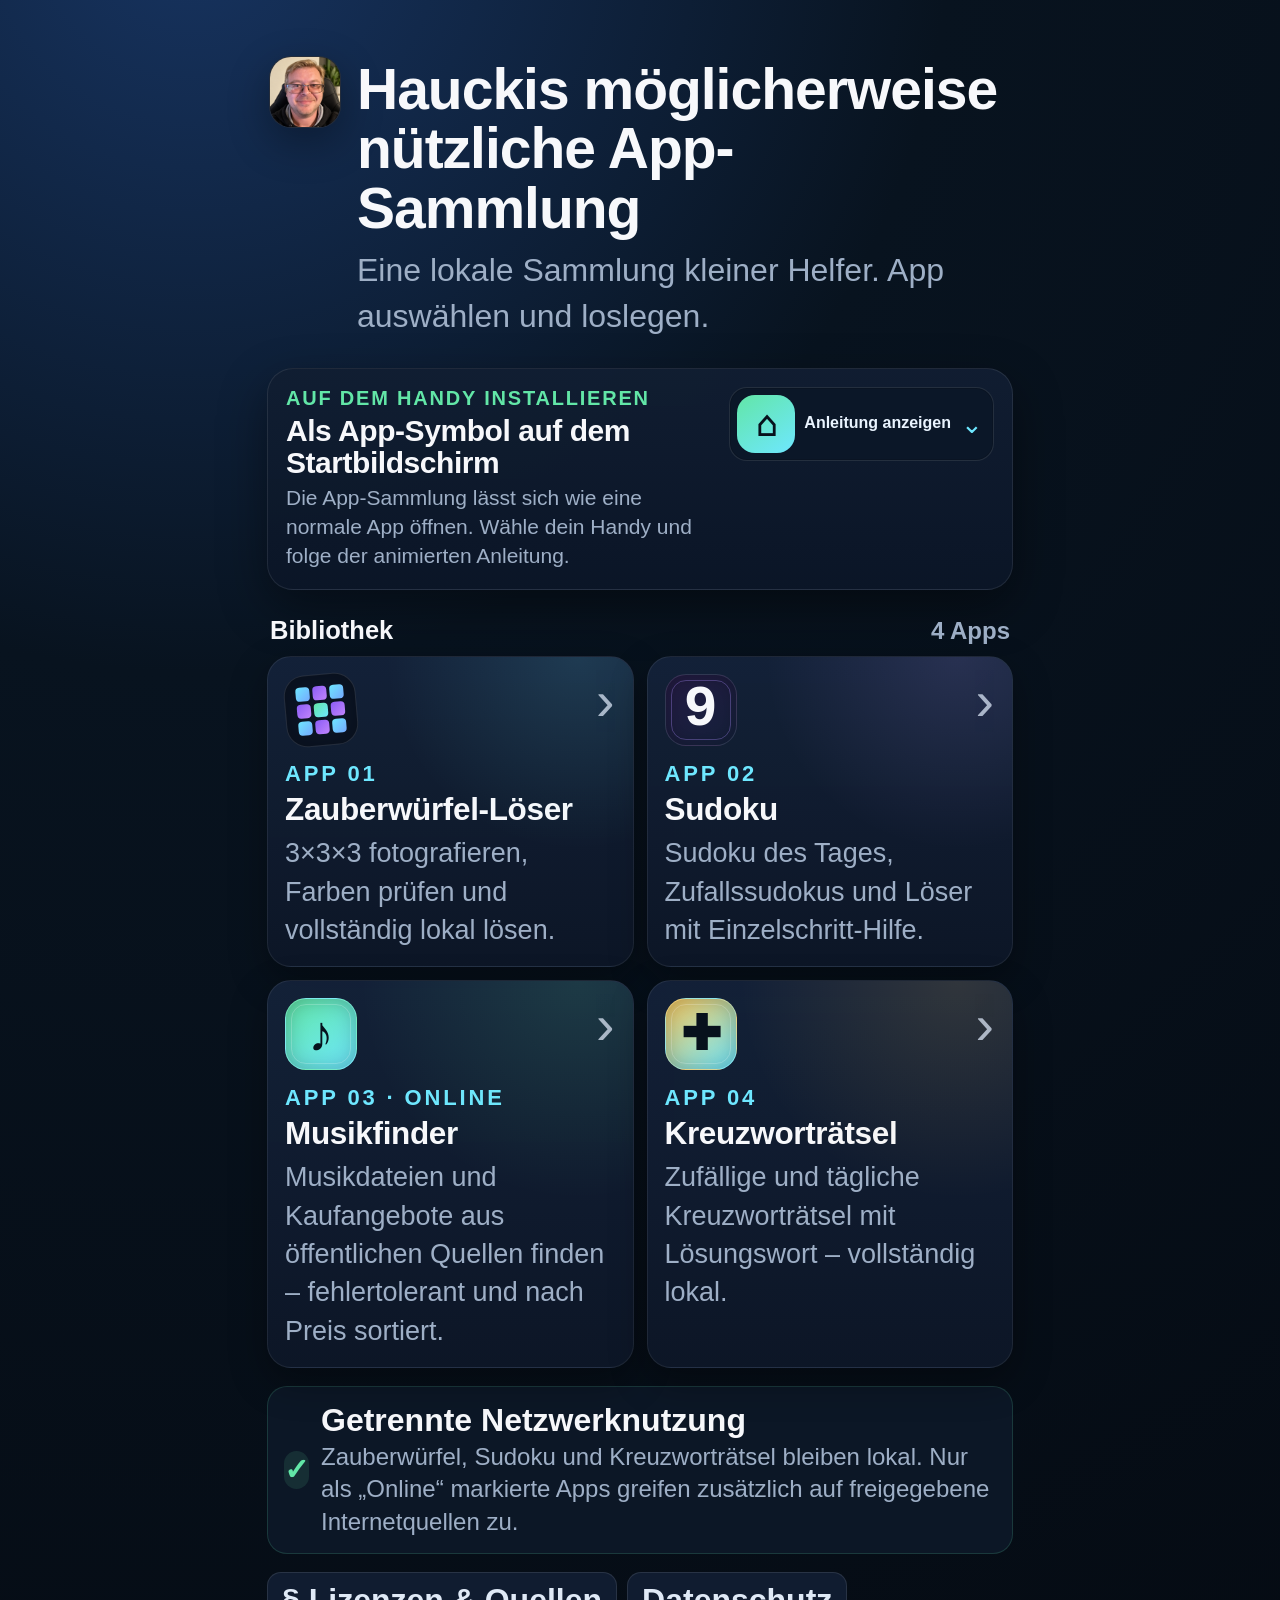
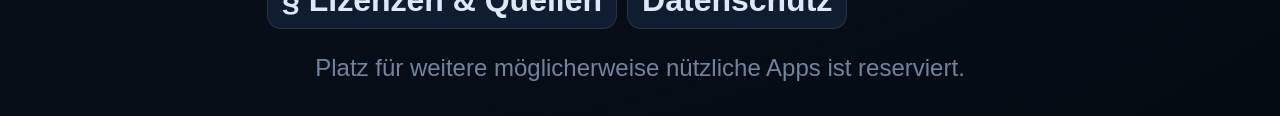
<file: Shared/www/index.html>
<!doctype html>
<html lang="de">
<head>
  <meta charset="utf-8">
  <meta name="viewport" content="width=device-width,initial-scale=1,viewport-fit=cover,user-scalable=no">
  <meta name="theme-color" content="#07111c">
  <meta http-equiv="Content-Security-Policy" content="default-src 'self'; connect-src 'none'; img-src 'self' data: blob:; style-src 'self'; script-src 'self'; worker-src 'self'; object-src 'none'; base-uri 'none'; form-action 'none'">
  
  <link rel="manifest" href="manifest.webmanifest">
  <link rel="apple-touch-icon" href="icon-192.png">
  <meta name="apple-mobile-web-app-capable" content="yes">
  <meta name="apple-mobile-web-app-status-bar-style" content="black-translucent">
  <meta name="apple-mobile-web-app-title" content="Hauckis Apps">
  <link rel="stylesheet" href="collection.css">
  <title>Hauckis möglicherweise nützliche App-Sammlung</title>
  <link rel="stylesheet" href="app-zoom.css">
  <script src="app-zoom.js"></script>
</head>
<body>
  <main class="library-shell">
    <header class="library-hero">
      <div class="collection-mark image-mark"><img src="icon-192.png" alt=""></div>
      <div>
        <h1>Hauckis möglicherweise nützliche App-Sammlung</h1>
        <p>Eine lokale Sammlung kleiner Helfer. App auswählen und loslegen.</p>
      </div>
    </header>


    <section class="install-card" aria-labelledby="install-title">
      <div class="install-heading">
        <div>
          <div class="install-kicker">Auf dem Handy installieren</div>
          <h2 id="install-title">Als App-Symbol auf dem Startbildschirm</h2>
          <p>Die App-Sammlung lässt sich wie eine normale App öffnen. Wähle dein Handy und folge der animierten Anleitung.</p>
        </div>
        <button id="install-toggle" class="install-collapse-button" type="button" aria-expanded="false" aria-controls="install-details" aria-label="Installationsanleitung aufklappen">
          <span class="install-badge" aria-hidden="true">⌂</span>
          <span class="install-toggle-text">Anleitung anzeigen</span>
          <span class="install-chevron" aria-hidden="true">⌄</span>
        </button>
      </div>

      <div id="install-details" class="install-details" hidden>
      <div class="install-platforms" role="tablist" aria-label="Installationsanleitung auswählen">
        <button id="install-ios-tab" class="install-platform active" type="button" role="tab" aria-selected="true" data-platform="ios">
          <span class="platform-icon">●</span><span>iPhone</span>
        </button>
        <button id="install-android-tab" class="install-platform" type="button" role="tab" aria-selected="false" data-platform="android">
          <span class="platform-icon">▲</span><span>Android</span>
        </button>
      </div>

      <div class="install-demo" data-platform-view="ios">
        <div class="phone-stage" aria-hidden="true">
          <div class="phone-frame">
            <div class="phone-notch"></div>
            <div class="phone-screen">
              <div class="browser-bar"><span>AA</span><b>Hauckis Apps</b><span>↻</span></div>
              <div class="mini-app"><img src="icon-192.png" alt=""><span>Hauckis App-Sammlung</span></div>
              <div class="ios-actionbar">
                <span>‹</span><span>›</span><span class="demo-target target-share">⇧</span><span>▱</span><span>▢</span>
              </div>
              <div class="share-sheet">
                <div class="sheet-handle"></div>
                <div class="sheet-row"><span>□</span><b>Zum Home-Bildschirm</b><span>›</span></div>
                <div class="sheet-row add-row"><span>＋</span><b>Hinzufügen</b><span>✓</span></div>
              </div>
              <div class="home-result"><img src="icon-192.png" alt=""><span>Hauckis Apps</span></div>
              <div class="tap-pulse"></div>
            </div>
          </div>
        </div>

        <div class="install-steps" data-steps="ios">
          <button class="install-step active" type="button" data-step="0"><b>1</b><span><strong>Seite in Safari öffnen</strong><small>Die App-Sammlung ganz normal im Browser aufrufen.</small></span></button>
          <button class="install-step" type="button" data-step="1"><b>2</b><span><strong>Teilen antippen</strong><small>Unten auf das Teilen-Symbol mit dem Pfeil tippen.</small></span></button>
          <button class="install-step" type="button" data-step="2"><b>3</b><span><strong>„Zum Home-Bildschirm“ wählen</strong><small>Im Teilen-Menü nach unten scrollen und den Eintrag auswählen.</small></span></button>
          <button class="install-step" type="button" data-step="3"><b>4</b><span><strong>„Hinzufügen“ bestätigen</strong><small>Danach liegt Hauckis App-Sammlung als eigenes Symbol auf dem Home-Bildschirm.</small></span></button>
        </div>
      </div>

      <div class="install-demo hidden" data-platform-view="android">
        <div class="phone-stage" aria-hidden="true">
          <div class="phone-frame android-phone">
            <div class="phone-camera"></div>
            <div class="phone-screen">
              <div class="android-bar"><span>⌂</span><b>Hauckis Apps</b><span class="demo-target target-menu">⋮</span></div>
              <div class="mini-app"><img src="icon-192.png" alt=""><span>Hauckis App-Sammlung</span></div>
              <div class="android-menu">
                <div class="menu-row">Neuer Tab</div>
                <div class="menu-row install-row">App installieren</div>
                <div class="menu-row">Zum Startbildschirm hinzufügen</div>
              </div>
              <div class="android-confirm">
                <img src="icon-192.png" alt=""><b>Hauckis App-Sammlung</b>
                <span>INSTALLIEREN</span>
              </div>
              <div class="home-result android-result"><img src="icon-192.png" alt=""><span>Hauckis Apps</span></div>
              <div class="tap-pulse"></div>
            </div>
          </div>
        </div>

        <div class="install-steps" data-steps="android">
          <button class="install-step active" type="button" data-step="0"><b>1</b><span><strong>Seite in Chrome öffnen</strong><small>Hauckis App-Sammlung im Android-Browser aufrufen.</small></span></button>
          <button class="install-step" type="button" data-step="1"><b>2</b><span><strong>Chrome-Menü öffnen</strong><small>Oben rechts auf die drei Punkte tippen.</small></span></button>
          <button class="install-step" type="button" data-step="2"><b>3</b><span><strong>„App installieren“ wählen</strong><small>Je nach Chrome-Version kann dort auch „Zum Startbildschirm hinzufügen“ stehen.</small></span></button>
          <button class="install-step" type="button" data-step="3"><b>4</b><span><strong>Installation bestätigen</strong><small>Das App-Symbol erscheint anschließend auf dem Startbildschirm.</small></span></button>
        </div>
        <button id="android-install-now" class="install-now hidden" type="button">Direkt installieren</button>
      </div>

      <div class="install-progress" aria-hidden="true"><span></span><span></span><span></span><span></span></div>
      <div id="installed-note" class="installed-note hidden">✓ Diese App läuft bereits im installierten App-Modus.</div>
      </div>
    </section>

    <section class="library-section">
      <div class="section-title"><span>Bibliothek</span><span class="count">4 Apps</span></div>
      <div class="app-grid">
        <a class="app-card cube-card" href="cube.html">
          <div class="app-icon cube-icon" aria-hidden="true"><span></span><span></span><span></span><span></span><span></span><span></span><span></span><span></span><span></span></div>
          <div class="app-card-text">
            <div class="app-number">APP 01</div>
            <h2>Zauberwürfel-Löser</h2>
            <p>3×3×3 fotografieren, Farben prüfen und vollständig lokal lösen.</p>
          </div>
          <div class="open-arrow">›</div>
        </a>

        <a class="app-card sudoku-card" href="sudoku.html">
          <div class="app-icon sudoku-icon" aria-hidden="true">9</div>
          <div class="app-card-text">
            <div class="app-number">APP 02</div>
            <h2>Sudoku</h2>
            <p>Sudoku des Tages, Zufallssudokus und Löser mit Einzelschritt-Hilfe.</p>
          </div>
          <div class="open-arrow">›</div>
        </a>


        <a class="app-card music-card" href="music.html">
          <div class="app-icon music-icon" aria-hidden="true">♪</div>
          <div class="app-card-text">
            <div class="app-number">APP 03 · ONLINE</div>
            <h2>Musikfinder</h2>
            <p>Musikdateien und Kaufangebote aus öffentlichen Quellen finden – fehlertolerant und nach Preis sortiert.</p>
          </div>
          <div class="open-arrow">›</div>
        </a>

        <a class="app-card crossword-card" href="crossword.html">
          <div class="app-icon crossword-icon" aria-hidden="true">✚</div>
          <div class="app-card-text">
            <div class="app-number">APP 04</div>
            <h2>Kreuzworträtsel</h2>
            <p>Zufällige und tägliche Kreuzworträtsel mit Lösungswort – vollständig lokal.</p>
          </div>
          <div class="open-arrow">›</div>
        </a>
      </div>
    </section>

    <section class="local-card">
      <div class="shield">✓</div>
      <div><b>Getrennte Netzwerknutzung</b><span>Zauberwürfel, Sudoku und Kreuzworträtsel bleiben lokal. Nur als „Online“ markierte Apps greifen zusätzlich auf freigegebene Internetquellen zu.</span></div>
    </section>

    <div class="legal-links"><a href="licenses.html">§ Lizenzen &amp; Quellen</a><a href="privacy.html">Datenschutz</a></div>
    <div class="future-note">Platz für weitere möglicherweise nützliche Apps ist reserviert.</div>
  </main>
  <script src="install-guide.js"></script>
  <script src="pwa.js"></script>
</body>
</html>
</file>
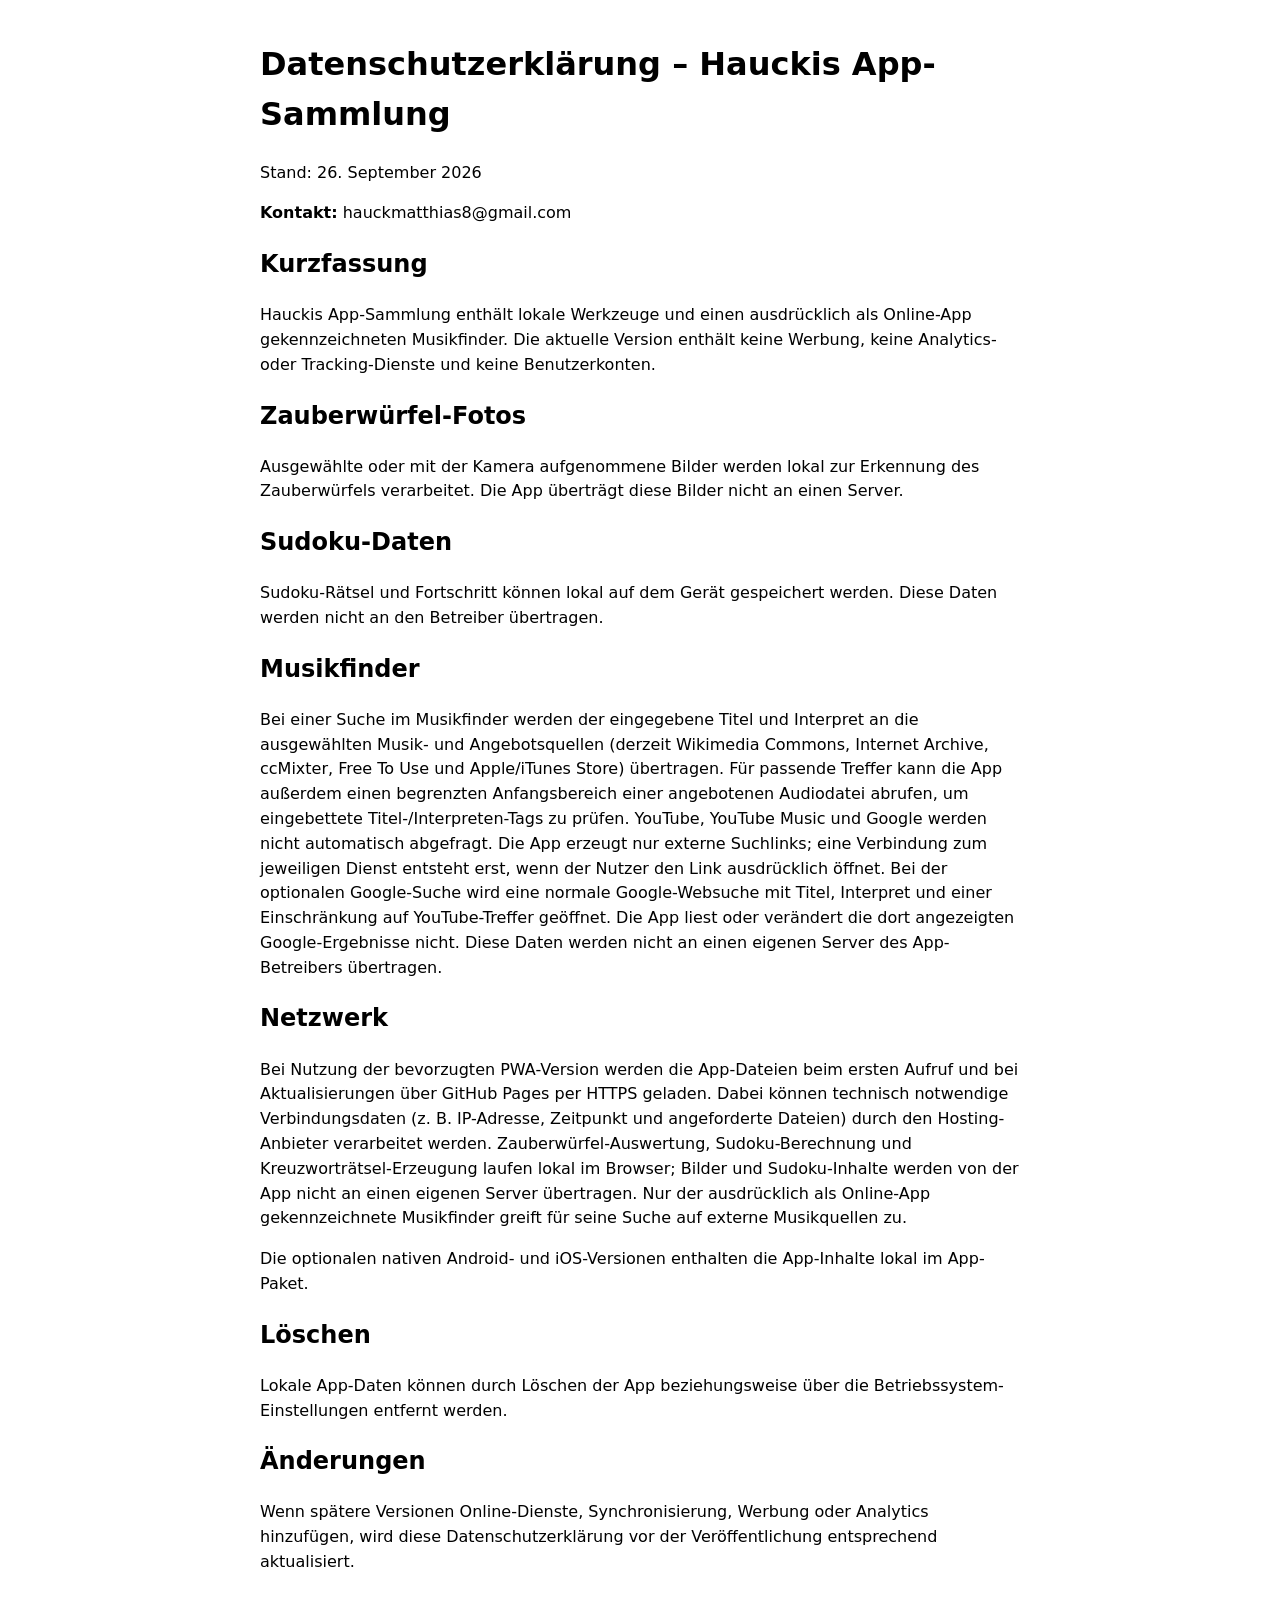
<file: Deployment/Store/privacy-policy.html>
<!doctype html>
<html lang="de">
<head><meta charset="utf-8"><meta name="viewport" content="width=device-width,initial-scale=1"><title>Datenschutz – Hauckis App-Sammlung</title></head>
<body style="font-family:system-ui,sans-serif;max-width:760px;margin:40px auto;padding:0 20px;line-height:1.55">
<h1>Datenschutzerklärung – Hauckis App-Sammlung</h1>
<p>Stand: 26. September 2026</p>
<p><b>Kontakt:</b> hauckmatthias8@gmail.com</p>
<h2>Kurzfassung</h2>
<p>Hauckis App-Sammlung enthält lokale Werkzeuge und einen ausdrücklich als Online-App gekennzeichneten Musikfinder. Die aktuelle Version enthält keine Werbung, keine Analytics- oder Tracking-Dienste und keine Benutzerkonten.</p>
<h2>Zauberwürfel-Fotos</h2>
<p>Ausgewählte oder mit der Kamera aufgenommene Bilder werden lokal zur Erkennung des Zauberwürfels verarbeitet. Die App überträgt diese Bilder nicht an einen Server.</p>
<h2>Sudoku-Daten</h2>
<p>Sudoku-Rätsel und Fortschritt können lokal auf dem Gerät gespeichert werden. Diese Daten werden nicht an den Betreiber übertragen.</p>
<h2>Musikfinder</h2>
<p>Bei einer Suche im Musikfinder werden der eingegebene Titel und Interpret an die ausgewählten Musik- und Angebotsquellen (derzeit Wikimedia Commons, Internet Archive, ccMixter, Free To Use und Apple/iTunes Store) übertragen. Für passende Treffer kann die App außerdem einen begrenzten Anfangsbereich einer angebotenen Audiodatei abrufen, um eingebettete Titel-/Interpreten-Tags zu prüfen. YouTube, YouTube Music und Google werden nicht automatisch abgefragt. Die App erzeugt nur externe Suchlinks; eine Verbindung zum jeweiligen Dienst entsteht erst, wenn der Nutzer den Link ausdrücklich öffnet. Bei der optionalen Google-Suche wird eine normale Google-Websuche mit Titel, Interpret und einer Einschränkung auf YouTube-Treffer geöffnet. Die App liest oder verändert die dort angezeigten Google-Ergebnisse nicht. Diese Daten werden nicht an einen eigenen Server des App-Betreibers übertragen.</p>
<h2>Netzwerk</h2>
<p>Bei Nutzung der bevorzugten PWA-Version werden die App-Dateien beim ersten Aufruf und bei Aktualisierungen über GitHub Pages per HTTPS geladen. Dabei können technisch notwendige Verbindungsdaten (z. B. IP-Adresse, Zeitpunkt und angeforderte Dateien) durch den Hosting-Anbieter verarbeitet werden. Zauberwürfel-Auswertung, Sudoku-Berechnung und Kreuzworträtsel-Erzeugung laufen lokal im Browser; Bilder und Sudoku-Inhalte werden von der App nicht an einen eigenen Server übertragen. Nur der ausdrücklich als Online-App gekennzeichnete Musikfinder greift für seine Suche auf externe Musikquellen zu.</p>
<p>Die optionalen nativen Android- und iOS-Versionen enthalten die App-Inhalte lokal im App-Paket.</p>
<h2>Löschen</h2>
<p>Lokale App-Daten können durch Löschen der App beziehungsweise über die Betriebssystem-Einstellungen entfernt werden.</p>
<h2>Änderungen</h2>
<p>Wenn spätere Versionen Online-Dienste, Synchronisierung, Werbung oder Analytics hinzufügen, wird diese Datenschutzerklärung vor der Veröffentlichung entsprechend aktualisiert.</p>
</body>
</html>
</file>
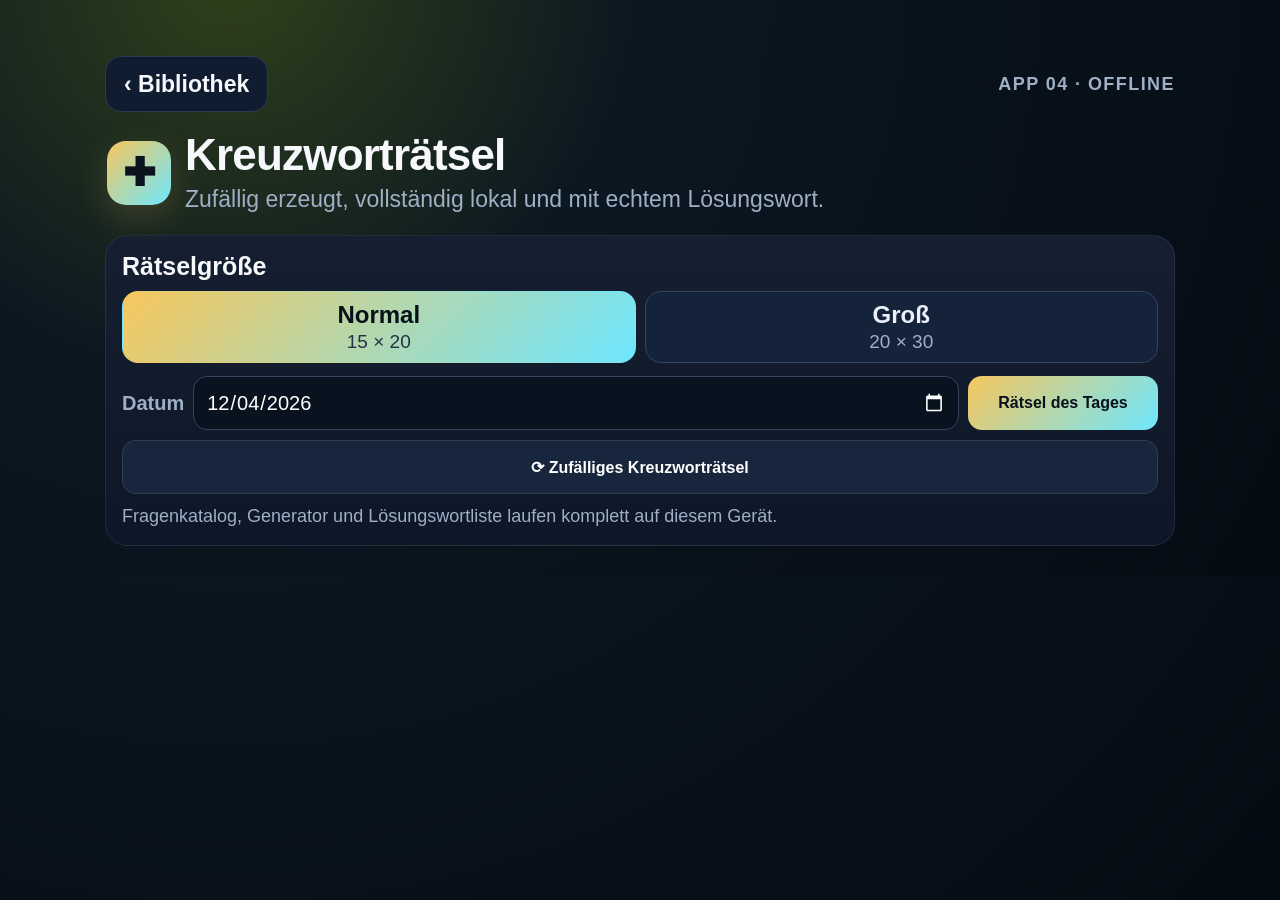
<file: Shared/www/crossword.html>
<!doctype html>
<html lang="de">
<head>
  <meta charset="utf-8">
  <meta name="viewport" content="width=device-width,initial-scale=1,viewport-fit=cover,user-scalable=no">
  <meta name="theme-color" content="#0b1522">
  <meta http-equiv="Content-Security-Policy" content="default-src 'self'; connect-src 'none'; img-src 'self' data: blob:; style-src 'self'; script-src 'self'; worker-src 'self'; object-src 'none'; base-uri 'none'; form-action 'none'">
  <link rel="manifest" href="manifest.webmanifest">
  <link rel="apple-touch-icon" href="icon-192.png">
  <meta name="apple-mobile-web-app-capable" content="yes">
  <meta name="apple-mobile-web-app-status-bar-style" content="black-translucent">
  <meta name="apple-mobile-web-app-title" content="Hauckis Apps">
  <link rel="stylesheet" href="crossword.css">
  <title>Kreuzworträtsel</title>
  <link rel="stylesheet" href="app-zoom.css">
  <script src="app-zoom.js"></script>
</head>
<body>
  <main class="cw-shell">
    <div class="topbar">
      <a class="back-link" href="index.html">‹ Bibliothek</a>
      <span class="kicker">App 04 · Offline</span>
    </div>

    <header class="cw-head">
      <div class="cw-logo">✚</div>
      <div>
        <h1>Kreuzworträtsel</h1>
        <p>Zufällig erzeugt, vollständig lokal und mit echtem Lösungswort.</p>
      </div>
    </header>

    <section class="control-card">
      <div class="control-title">Rätselgröße</div>
      <div class="size-selector" role="group" aria-label="Rätselgröße">
        <button type="button" class="size-btn active" data-size="normal" aria-pressed="true">
          <b>Normal</b><span>15 × 20</span>
        </button>
        <button type="button" class="size-btn" data-size="large" aria-pressed="false">
          <b>Groß</b><span>20 × 30</span>
        </button>
      </div>

      <div class="daily-row">
        <label for="cw-date">Datum</label>
        <input id="cw-date" type="date">
        <button id="daily-btn" type="button" class="primary-btn">Rätsel des Tages</button>
      </div>

      <button id="random-btn" type="button" class="random-btn">⟳ Zufälliges Kreuzworträtsel</button>
      <div class="local-note">Fragenkatalog, Generator und Lösungswortliste laufen komplett auf diesem Gerät.</div>
    </section>

    <section id="game" class="game hidden">
      <div class="game-head">
        <div>
          <h2 id="game-title">Kreuzworträtsel</h2>
          <div id="game-subtitle"></div>
        </div>
        <button id="new-btn" type="button" class="small-btn">Neu</button>
      </div>

      <div class="toolbar">
        <button id="check-btn" type="button" class="check-btn">Prüfen</button>
      </div>

      <div id="grid-scroll" class="grid-scroll">
        <div id="crossword-grid" class="crossword-grid" aria-label="Kreuzworträtsel"></div>
        <div id="clue-float" class="clue-float hidden" aria-live="polite"></div>
      </div>

      <div id="active-clue" class="active-clue">Tippe ein weißes Feld, eine kleine Nummer oder eine Frage an.</div>
<section class="solution-card">
        <div class="solution-head">
          <div>
            <b>Lösungswort</b>
            <span>Die kleinen Nummern im Raster ergeben der Reihe nach ein reales Wort.</span>
          </div>
          <span id="solution-count"></span>
        </div>
        <div id="solution-progress" class="solution-progress"></div>
      </section>

      <div id="status" class="status">Rätsel bereit.</div>

      <section class="clues">
        <div class="clue-column">
          <h3>Waagerecht</h3>
          <div id="across-clues" class="clue-list"></div>
        </div>
        <div class="clue-column">
          <h3>Senkrecht</h3>
          <div id="down-clues" class="clue-list"></div>
        </div>
      </section>
    </section>
  </main>

  <input id="cw-keyboard" class="keyboard-catcher" type="text" inputmode="text" autocomplete="off" autocapitalize="characters" maxlength="2" aria-hidden="true">

  <div id="cw-busy" class="busy">
    <div class="spinner"></div>
    <div id="busy-label">Lokaler Fragenkatalog wird geladen …</div>
  </div>

  <script src="crossword-data.js"></script>
  <script src="crossword-core.js"></script>
  <script src="crossword-app.js"></script>
  <script src="pwa.js"></script>
</body>
</html>
</file>
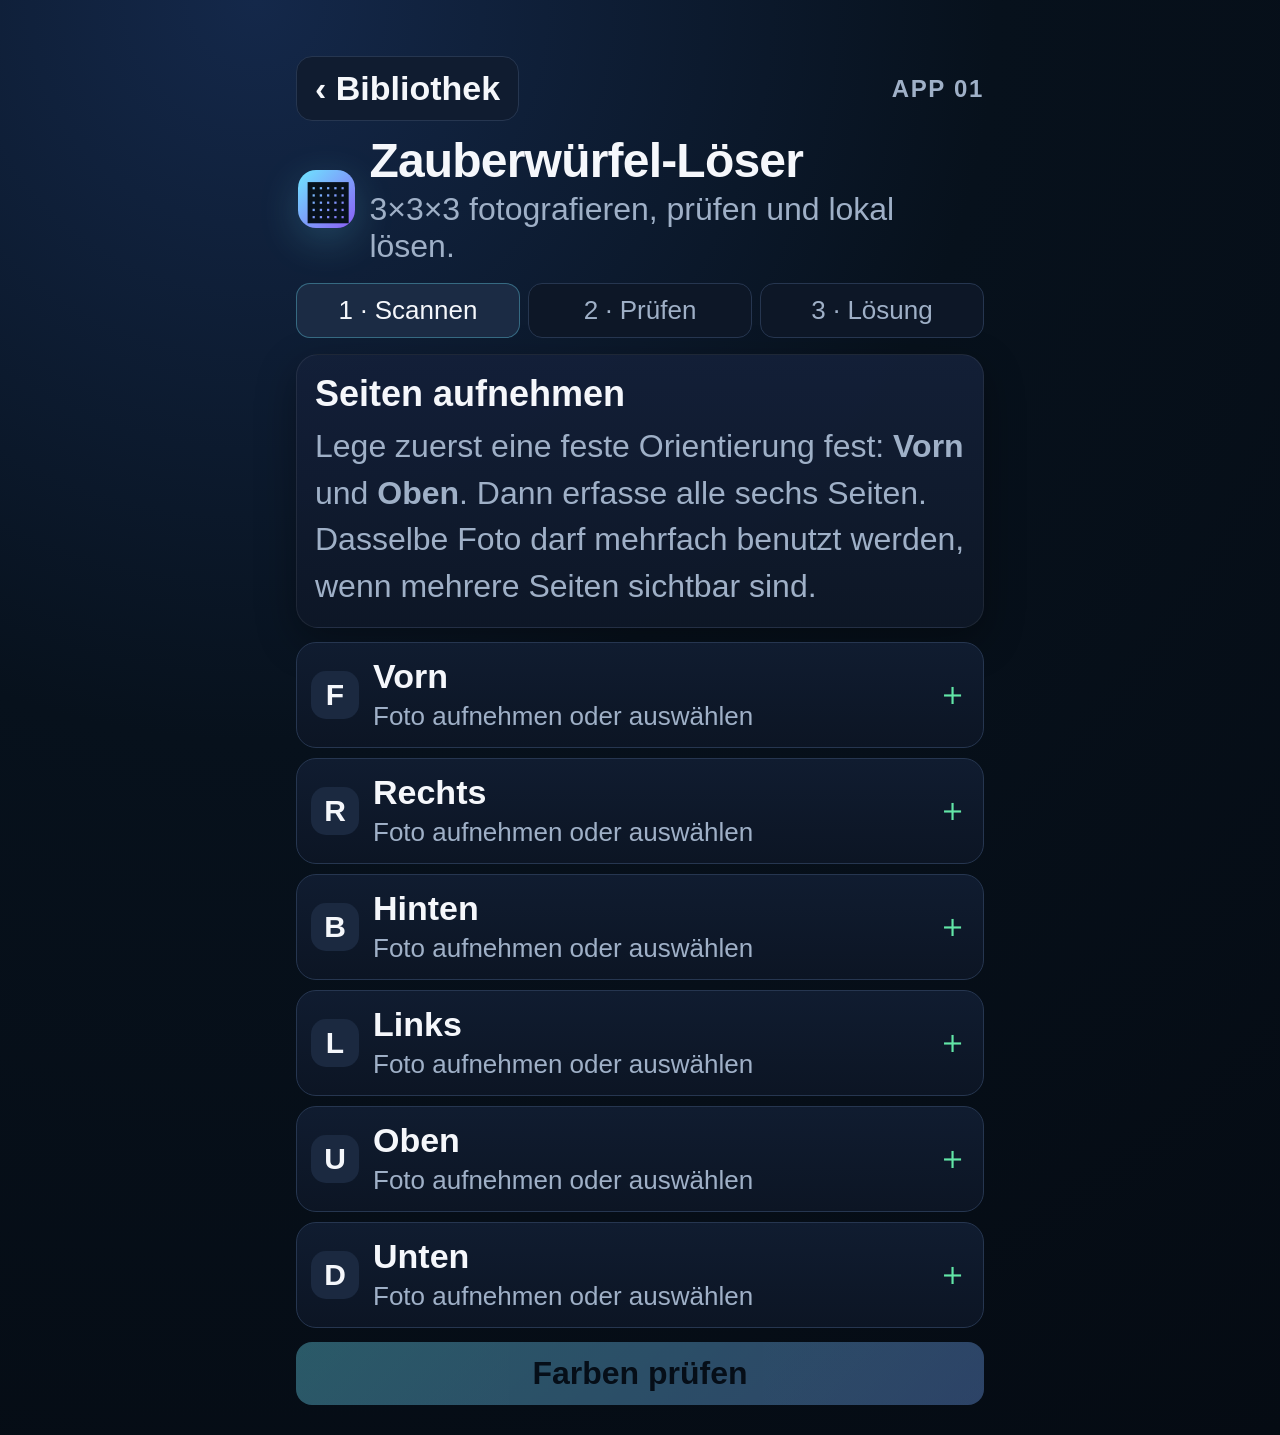
<file: Shared/www/cube.html>
<!doctype html>
<html lang="de">
<head>
  <meta charset="utf-8">
  <meta name="viewport" content="width=device-width,initial-scale=1,viewport-fit=cover,user-scalable=no">
  <meta name="theme-color" content="#0b1020">
  <meta http-equiv="Content-Security-Policy" content="default-src 'self'; connect-src 'none'; img-src 'self' data: blob:; style-src 'self'; script-src 'self'; worker-src 'self'; object-src 'none'; base-uri 'none'; form-action 'none'">
  
  <link rel="manifest" href="manifest.webmanifest">
  <link rel="apple-touch-icon" href="icon-192.png">
  <meta name="apple-mobile-web-app-capable" content="yes">
  <meta name="apple-mobile-web-app-status-bar-style" content="black-translucent">
  <meta name="apple-mobile-web-app-title" content="Hauckis Apps">
  <link rel="stylesheet" href="cube.css">
  <title>Zauberwürfel-Löser</title>
  <link rel="stylesheet" href="app-zoom.css">
  <script src="app-zoom.js"></script>
</head>
<body>
  <main class="shell">
    <div class="app-topbar"><a class="home-link" href="index.html">‹ Bibliothek</a><span class="app-kicker">App 01</span></div>
    <header class="hero">
      <div class="logo">▦</div>
      <div><h1>Zauberwürfel-Löser</h1><p>3×3×3 fotografieren, prüfen und lokal lösen.</p></div>
    </header>
    <nav class="steps"><button class="step active" data-view="scan">1 · Scannen</button><button class="step" data-view="check">2 · Prüfen</button><button class="step" data-view="solve">3 · Lösung</button></nav>
    <section id="view-scan" class="view active">
      <div class="card intro"><h2>Seiten aufnehmen</h2><p>Lege zuerst eine feste Orientierung fest: <b>Vorn</b> und <b>Oben</b>. Dann erfasse alle sechs Seiten. Dasselbe Foto darf mehrfach benutzt werden, wenn mehrere Seiten sichtbar sind.</p></div>
      <div id="face-list" class="face-list"></div><button id="to-check" class="primary full" disabled>Farben prüfen</button>
    </section>
    <section id="view-check" class="view">
      <div class="card intro"><h2>Erkennung prüfen</h2><p>Tippe zuerst unten auf eine Farbe und danach auf ein falsch erkanntes Feld. Die Mittelfelder sind fest.</p></div>
      <div id="palette" class="palette"></div><div id="editor" class="editor"></div><div id="counts" class="card counts"></div>
      <div class="actions"><button id="back-scan" class="secondary">Zurück</button><button id="solve-btn" class="primary">Würfel lösen</button></div>
    </section>
    <section id="view-solve" class="view">
      <div class="card solved-card"><div class="okmark">✓</div><h2>Lösung gefunden</h2><p id="orientation-note"></p><div id="notation" class="notation"></div></div>
      <div id="move-card" class="card move-card"><div id="move-progress" class="muted"></div><div id="move-face" class="move-face"></div><div id="move-arrow" class="move-arrow"></div><div id="move-text" class="move-text"></div></div>
      <div class="actions"><button id="prev-move" class="secondary">← Zurück</button><button id="next-move" class="primary">Weiter →</button></div><button id="new-cube" class="ghost full">Neuen Würfel scannen</button>
    </section>
  </main>
  <div id="scan-modal" class="modal hidden"><div class="modal-sheet"><div class="modal-head"><div><h2 id="modal-title">Seite</h2><p id="modal-help"></p></div><button id="close-modal" class="icon-btn">×</button></div><div class="photo-source-actions"><label class="camera-btn photo-source-btn"><input id="camera-input" type="file" accept="image/*" capture="environment">📷 Foto aufnehmen</label><label class="secondary photo-source-btn"><input id="gallery-input" type="file" accept="image/*">🖼️ Vorhandenes Foto auswählen</label></div><div id="canvas-wrap" class="canvas-wrap hidden"><canvas id="photo-canvas"></canvas></div><p id="corner-status" class="muted">Noch kein Foto ausgewählt.</p><div class="actions"><button id="reset-corners" class="secondary" disabled>Ecken neu</button><button id="accept-face" class="primary" disabled>Seite übernehmen</button></div><p class="tiny">Tippe nacheinander auf die vier äußeren Ecken der sichtbaren Würfelseite. Danach kannst du jeden Punkt durch Antippen/Schieben korrigieren.</p></div></div>
  <div id="busy" class="busy hidden"><div class="spinner"></div><div id="busy-text">Bitte warten …</div></div><div id="toast" class="toast hidden"></div>
  <script src="cube.js"></script><script src="solve.js"></script><script src="cube-app.js"></script>
  <script src="pwa.js"></script>
</body>
</html>
</file>
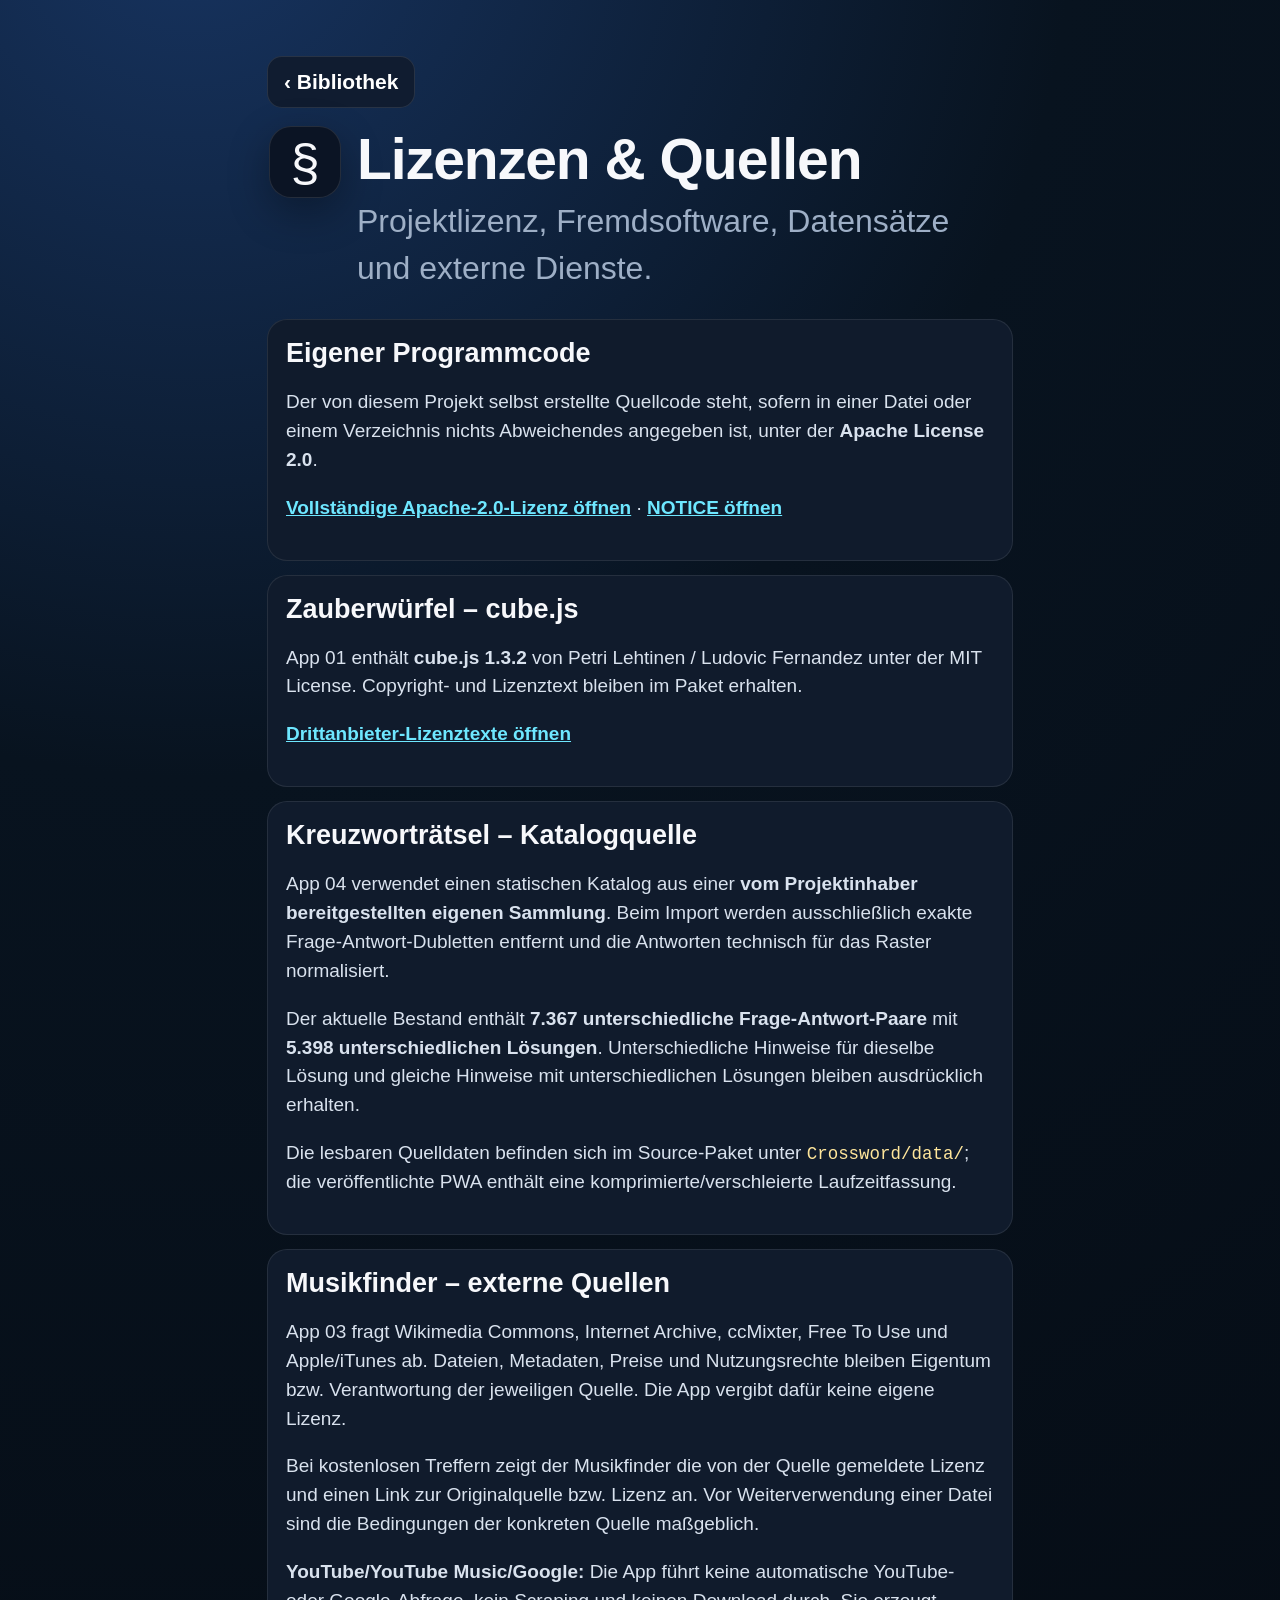
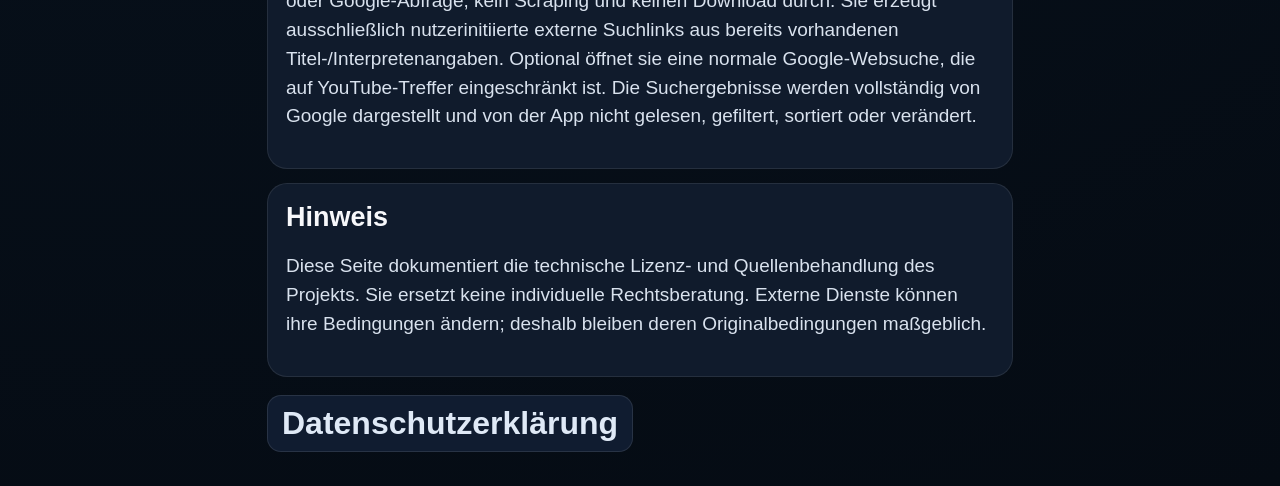
<file: Shared/www/licenses.html>
<!doctype html>
<html lang="de">
<head>
<meta charset="utf-8">
<meta name="viewport" content="width=device-width,initial-scale=1,viewport-fit=cover">
<meta name="theme-color" content="#07111c">
<meta http-equiv="Content-Security-Policy" content="default-src 'self'; connect-src 'none'; img-src 'self' data:; style-src 'self'; script-src 'none'; object-src 'none'; base-uri 'none'; form-action 'none'">
<link rel="stylesheet" href="collection.css">
<title>Lizenzen &amp; Quellen – Hauckis Apps</title>
  <link rel="stylesheet" href="app-zoom.css">
  <script src="app-zoom.js"></script>
</head>
<body>
<main class="library-shell legal-shell">
<a class="legal-back" href="index.html">‹ Bibliothek</a>
<header class="library-hero legal-hero"><div class="collection-mark">§</div><div><h1>Lizenzen &amp; Quellen</h1><p>Projektlizenz, Fremdsoftware, Datensätze und externe Dienste.</p></div></header>
<section class="legal-info-card">
<h2>Eigener Programmcode</h2>
<p>Der von diesem Projekt selbst erstellte Quellcode steht, sofern in einer Datei oder einem Verzeichnis nichts Abweichendes angegeben ist, unter der <b>Apache License 2.0</b>.</p>
<p><a href="LICENSE.txt">Vollständige Apache-2.0-Lizenz öffnen</a> · <a href="NOTICE.txt">NOTICE öffnen</a></p>
</section>
<section class="legal-info-card">
<h2>Zauberwürfel – cube.js</h2>
<p>App 01 enthält <b>cube.js 1.3.2</b> von Petri Lehtinen / Ludovic Fernandez unter der MIT License. Copyright- und Lizenztext bleiben im Paket erhalten.</p>
<p><a href="THIRD_PARTY_LICENSES.txt">Drittanbieter-Lizenztexte öffnen</a></p>
</section>
<section class="legal-info-card">
<h2>Kreuzworträtsel – Katalogquelle</h2>
<p>App 04 verwendet einen statischen Katalog aus einer <b>vom Projektinhaber bereitgestellten eigenen Sammlung</b>. Beim Import werden ausschließlich exakte Frage-Antwort-Dubletten entfernt und die Antworten technisch für das Raster normalisiert.</p>
<p>Der aktuelle Bestand enthält <b>7.367 unterschiedliche Frage-Antwort-Paare</b> mit <b>5.398 unterschiedlichen Lösungen</b>. Unterschiedliche Hinweise für dieselbe Lösung und gleiche Hinweise mit unterschiedlichen Lösungen bleiben ausdrücklich erhalten.</p>
<p>Die lesbaren Quelldaten befinden sich im Source-Paket unter <code>Crossword/data/</code>; die veröffentlichte PWA enthält eine komprimierte/verschleierte Laufzeitfassung.</p>
</section>
<section class="legal-info-card">
<h2>Musikfinder – externe Quellen</h2>
<p>App 03 fragt Wikimedia Commons, Internet Archive, ccMixter, Free To Use und Apple/iTunes ab. Dateien, Metadaten, Preise und Nutzungsrechte bleiben Eigentum bzw. Verantwortung der jeweiligen Quelle. Die App vergibt dafür keine eigene Lizenz.</p>
<p>Bei kostenlosen Treffern zeigt der Musikfinder die von der Quelle gemeldete Lizenz und einen Link zur Originalquelle bzw. Lizenz an. Vor Weiterverwendung einer Datei sind die Bedingungen der konkreten Quelle maßgeblich.</p>
<p><b>YouTube/YouTube Music/Google:</b> Die App führt keine automatische YouTube- oder Google-Abfrage, kein Scraping und keinen Download durch. Sie erzeugt ausschließlich nutzerinitiierte externe Suchlinks aus bereits vorhandenen Titel-/Interpretenangaben. Optional öffnet sie eine normale Google-Websuche, die auf YouTube-Treffer eingeschränkt ist. Die Suchergebnisse werden vollständig von Google dargestellt und von der App nicht gelesen, gefiltert, sortiert oder verändert.</p>
</section>
<section class="legal-info-card">
<h2>Hinweis</h2>
<p>Diese Seite dokumentiert die technische Lizenz- und Quellenbehandlung des Projekts. Sie ersetzt keine individuelle Rechtsberatung. Externe Dienste können ihre Bedingungen ändern; deshalb bleiben deren Originalbedingungen maßgeblich.</p>
</section>
<div class="legal-links"><a href="privacy.html">Datenschutzerklärung</a></div></main>
</body>
</html>
</file>
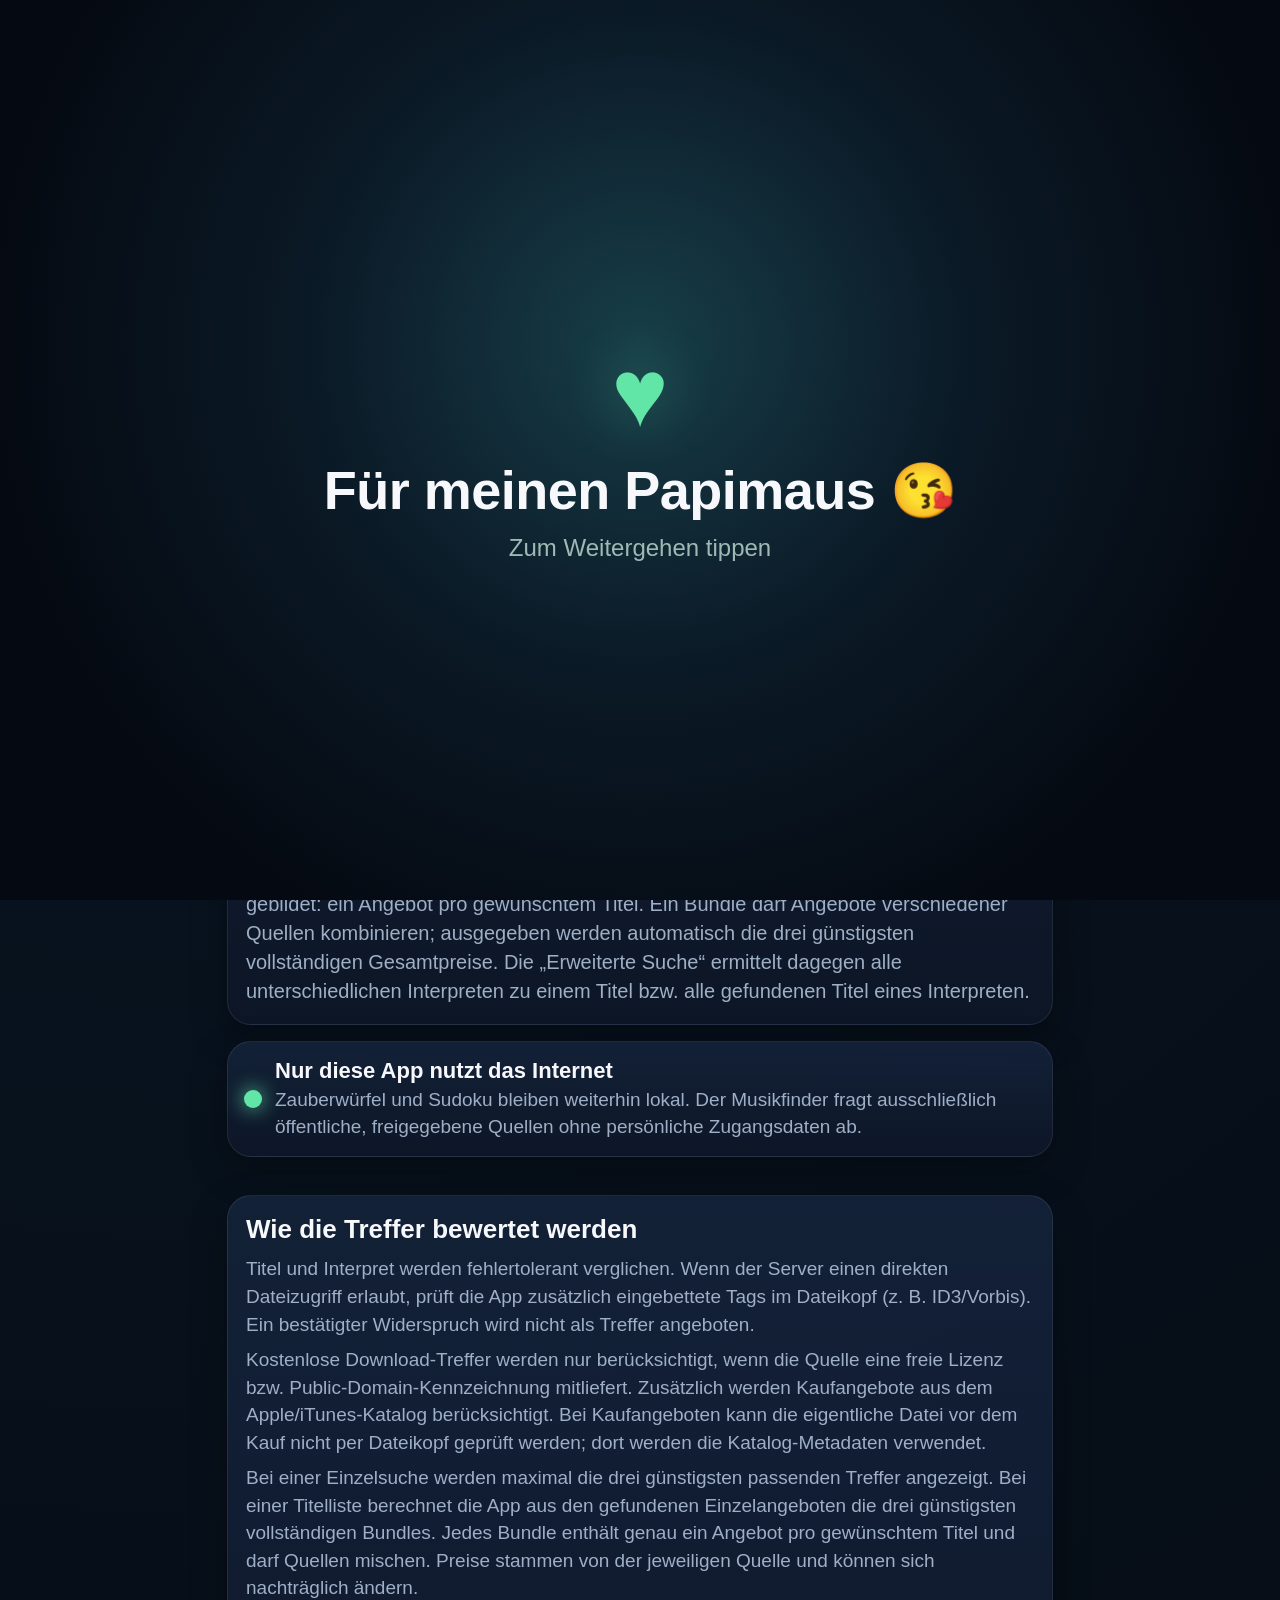
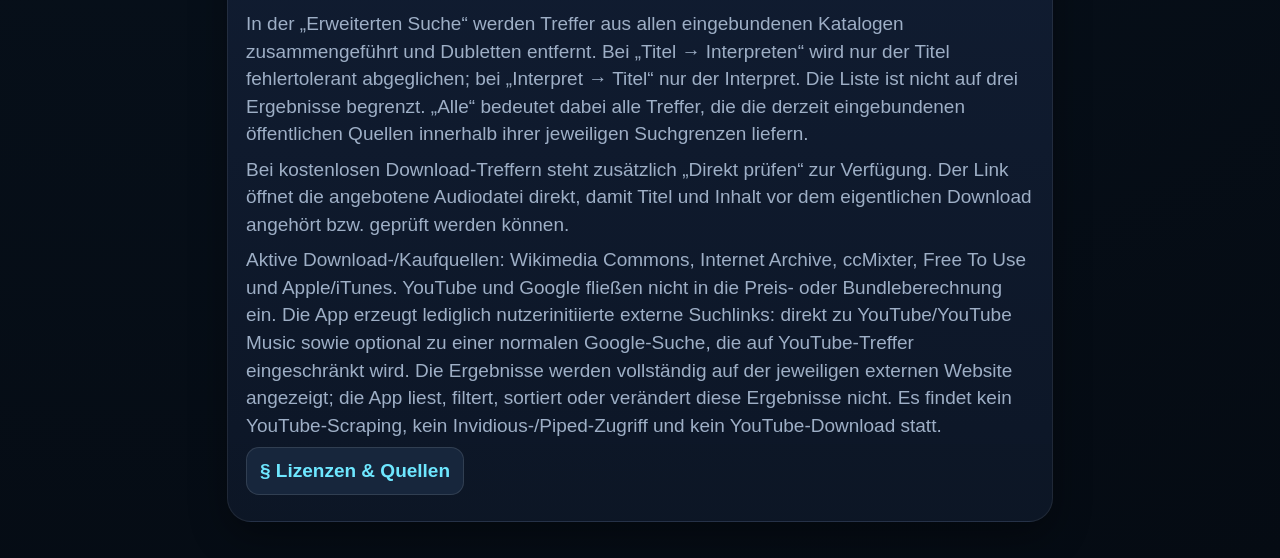
<file: Shared/www/music.html>
<!doctype html>
<html lang="de">
<head>
  <meta charset="utf-8">
  <meta name="viewport" content="width=device-width,initial-scale=1,viewport-fit=cover,user-scalable=no">
  <meta name="theme-color" content="#07111c">
  <meta http-equiv="Content-Security-Policy"
        content="default-src 'self'; connect-src 'self' https://commons.wikimedia.org https://upload.wikimedia.org https://archive.org https://*.archive.org https://ccmixter.org https://api.freetouse.com https://freetouse.com https://*.freetouse.com; img-src 'self' data: blob: https://upload.wikimedia.org; style-src 'self'; script-src 'self' https://itunes.apple.com; worker-src 'self'; object-src 'none'; base-uri 'none'; form-action 'none'">
  <link rel="manifest" href="manifest.webmanifest">
  <link rel="apple-touch-icon" href="icon-192.png">
  <meta name="apple-mobile-web-app-capable" content="yes">
  <meta name="apple-mobile-web-app-status-bar-style" content="black-translucent">
  <meta name="apple-mobile-web-app-title" content="Hauckis Apps">
  <link rel="stylesheet" href="music.css">
  <title>Musikfinder</title>
  <link rel="stylesheet" href="app-zoom.css">
  <script src="app-zoom.js"></script>
</head>
<body>
  <div id="music-splash" class="music-splash" role="button" tabindex="0" aria-label="Weiter">
    <div class="music-splash-heart">♥</div>
    <div class="music-splash-text" data-doc-private="true">Für meinen Papimaus 😘</div>
    <div class="music-splash-sub">Zum Weitergehen tippen</div>
  </div>
  <main class="shell">
    <div class="app-topbar">
      <a class="home-link" href="index.html">‹ Bibliothek</a>
      <span class="app-kicker online-kicker">App 03 · Online</span>
    </div>

    <header class="hero">
      <div class="logo">♪</div>
      <div>
        <h1>Musikfinder</h1>
        <p>Kostenlose Downloads und kostenpflichtige Musikangebote nach Titel und Interpret finden – ohne Anbieter-Login oder persönliche API-Zugangsdaten.</p>
      </div>
    </header>

    <p class="web-search-warning">
      WARNUNG! Hier wird eine extensive Web-Suche ausgelöst. Diese kann sich durch Datenvolumen fressen, wie der Matthi durch Kekse.
      <a href="https://hauckmatthias8-cmyk.github.io/AppCollection/music.html" target="_blank" rel="noopener noreferrer">https://hauckmatthias8-cmyk.github.io/AppCollection/music.html</a>
      ist auch von !jedem! Browser aus erreichbar.
    </p>

    <section class="card search-card">
      <div class="mode-switch" role="group" aria-label="Suchmodus">
        <button id="single-mode-btn" class="mode-btn active" type="button">Einzeltitel</button>
        <button id="list-mode-btn" class="mode-btn" type="button">Titelliste</button>
        <button id="advanced-mode-btn" class="mode-btn" type="button">Erweiterte Suche</button>
      </div>

      <div id="single-mode" class="search-mode">
        <label>
          <span>Titel</span>
          <input id="title-input" type="text" autocomplete="off" autocapitalize="words"
                 placeholder="z. B. Für Elise">
        </label>
        <label>
          <span>Interpret</span>
          <input id="artist-input" type="text" autocomplete="off" autocapitalize="words"
                 placeholder="z. B. Ludwig van Beethoven">
        </label>
      </div>

      <div id="list-mode" class="search-mode hidden">
        <label>
          <span>Titelliste</span>
          <textarea id="track-list-input" rows="9" autocomplete="off" autocapitalize="words"
                    placeholder="Für Elise | Ludwig van Beethoven&#10;Eine kleine Nachtmusik | Wolfgang Amadeus Mozart&#10;Die vier Jahreszeiten | Antonio Vivaldi"></textarea>
        </label>
        <p class="format-hint">Eine Zeile pro Titel: <b>Titel | Interpret</b>. Tab, Semikolon und „Titel - Interpret“ werden ebenfalls erkannt. Doppelte Zeilen werden nur einmal gesucht. Lange Listen werden nacheinander verarbeitet und benötigen entsprechend mehr Zeit.</p>
      </div>

      <div id="advanced-mode" class="search-mode hidden">
        <div class="advanced-kind-switch" role="group" aria-label="Erweiterte Suche">
          <button id="advanced-title-btn" class="advanced-kind-btn active" type="button">Titel → Interpreten</button>
          <button id="advanced-artist-btn" class="advanced-kind-btn" type="button">Interpret → Titel</button>
        </div>
        <label>
          <span id="advanced-query-label">Titel (einer pro Zeile)</span>
          <textarea id="advanced-query-input" rows="6" autocomplete="off" autocapitalize="words"
                    placeholder="z. B. Für Elise&#10;Eine kleine Nachtmusik&#10;Mondscheinsonate"></textarea>
        </label>
        <p id="advanced-help" class="format-hint">
          Findet für jeden eingegebenen Titel alle unterschiedlichen Interpreten, die in den eingebundenen Quellen gefunden werden. Ein Titel pro Zeile.
          Die Zuordnung stammt ausschließlich aus den ausgewählten Musikkatalogen. Zu jedem gefundenen Ergebnis kann anschließend per Nutzerklick eine YouTube- oder YouTube-Music-Suche mit der gefundenen Schreibweise geöffnet werden.
        </p>
        <fieldset class="source-filter">
          <div class="source-filter-head">
            <legend>Quellen</legend>
            <div class="source-filter-actions">
              <button id="advanced-sources-all" type="button">Alle</button>
              <button id="advanced-sources-none" type="button">Keine</button>
            </div>
          </div>
          <div class="source-filter-grid">
            <label class="source-check">
              <input type="checkbox" data-advanced-source="itunes" checked>
              <span>Apple / iTunes</span>
            </label>
            <label class="source-check">
              <input type="checkbox" data-advanced-source="freetouse" checked>
              <span>Free To Use</span>
            </label>
            <label class="source-check">
              <input type="checkbox" data-advanced-source="ccmixter" checked>
              <span>ccMixter</span>
            </label>
            <label class="source-check">
              <input type="checkbox" data-advanced-source="commons" checked>
              <span>Wikimedia Commons</span>
            </label>
            <label class="source-check">
              <input type="checkbox" data-advanced-source="archive" checked>
              <span>Internet Archive</span>
            </label>
          </div>
        </fieldset>
      </div>

      <button id="search-btn" class="primary">3 günstigste Treffer suchen</button>
      <p class="hint">
        Kleine Schreibfehler werden toleriert. Bei einer Titelliste werden vollständige Warenkörbe gebildet:
        ein Angebot pro gewünschtem Titel. Ein Bundle darf Angebote verschiedener Quellen kombinieren; ausgegeben werden
        automatisch die drei günstigsten vollständigen Gesamtpreise. Die „Erweiterte Suche“ ermittelt dagegen alle
        unterschiedlichen Interpreten zu einem Titel bzw. alle gefundenen Titel eines Interpreten.
      </p>
    </section>

    <section class="source-card">
      <div class="source-dot online"></div>
      <div>
        <b>Nur diese App nutzt das Internet</b>
        <span>Zauberwürfel und Sudoku bleiben weiterhin lokal. Der Musikfinder fragt ausschließlich öffentliche, freigegebene Quellen ohne persönliche Zugangsdaten ab.</span>
      </div>
    </section>

    <div id="status" class="status hidden"></div>
    <section id="youtube-reference" class="youtube-reference hidden"></section>
    <section id="results" class="results"></section>

    <section class="card legal-card">
      <h2>Wie die Treffer bewertet werden</h2>
      <p>
        Titel und Interpret werden fehlertolerant verglichen. Wenn der Server einen direkten Dateizugriff erlaubt,
        prüft die App zusätzlich eingebettete Tags im Dateikopf (z. B. ID3/Vorbis). Ein bestätigter Widerspruch wird
        nicht als Treffer angeboten.
      </p>
      <p>
        Kostenlose Download-Treffer werden nur berücksichtigt, wenn die Quelle eine freie Lizenz bzw. Public-Domain-Kennzeichnung mitliefert.
        Zusätzlich werden Kaufangebote aus dem Apple/iTunes-Katalog berücksichtigt. Bei Kaufangeboten kann die eigentliche Datei
        vor dem Kauf nicht per Dateikopf geprüft werden; dort werden die Katalog-Metadaten verwendet.
      </p>
      <p>
        Bei einer Einzelsuche werden maximal die drei günstigsten passenden Treffer angezeigt. Bei einer Titelliste berechnet
        die App aus den gefundenen Einzelangeboten die drei günstigsten vollständigen Bundles. Jedes Bundle enthält genau ein
        Angebot pro gewünschtem Titel und darf Quellen mischen. Preise stammen von der jeweiligen Quelle und können sich nachträglich ändern.
      </p>
      <p>
        In der „Erweiterten Suche“ werden Treffer aus allen eingebundenen Katalogen zusammengeführt und Dubletten entfernt.
        Bei „Titel → Interpreten“ wird nur der Titel fehlertolerant abgeglichen; bei „Interpret → Titel“ nur der Interpret.
        Die Liste ist nicht auf drei Ergebnisse begrenzt. „Alle“ bedeutet dabei alle Treffer, die die derzeit eingebundenen
        öffentlichen Quellen innerhalb ihrer jeweiligen Suchgrenzen liefern.
      </p>
      <p>
        Bei kostenlosen Download-Treffern steht zusätzlich „Direkt prüfen“ zur Verfügung. Der Link öffnet die angebotene
        Audiodatei direkt, damit Titel und Inhalt vor dem eigentlichen Download angehört bzw. geprüft werden können.
      </p>

                        <p>
        Aktive Download-/Kaufquellen: Wikimedia Commons, Internet Archive, ccMixter, Free To Use und Apple/iTunes.
        YouTube und Google fließen nicht in die Preis- oder Bundleberechnung ein. Die App erzeugt lediglich nutzerinitiierte externe Suchlinks:
        direkt zu YouTube/YouTube Music sowie optional zu einer normalen Google-Suche, die auf YouTube-Treffer eingeschränkt wird.
        Die Ergebnisse werden vollständig auf der jeweiligen externen Website angezeigt; die App liest, filtert, sortiert oder verändert diese Ergebnisse nicht.
        Es findet kein YouTube-Scraping, kein Invidious-/Piped-Zugriff und kein YouTube-Download statt.
      </p>

    <p><a class="music-legal-link" href="licenses.html">§ Lizenzen &amp; Quellen</a></p>
    </section>
  </main>

  <template id="result-template">
    <article class="result-card">
      <div class="result-head">
        <div>
          <div class="source-name"></div>
          <h2 class="result-title"></h2>
          <div class="result-artist"></div>
        </div>
        <div class="result-badges"><div class="price-badge"></div><div class="match-score"></div></div>
      </div>
      <div class="meta-row">
        <span class="license"></span>
        <span class="file-type"></span>
      </div>
      <div class="verify-row">
        <span class="verify-badge"></span>
        <span class="verify-detail"></span>
      </div>
      <div class="result-actions">
        <a class="preview-btn" target="_blank" rel="noopener noreferrer">Direkt prüfen</a>
        <a class="download-btn" target="_blank" rel="noopener noreferrer">Download</a>
        <a class="source-btn" target="_blank" rel="noopener noreferrer">Quelle</a>
      </div>
    </article>
  </template>


  <template id="bundle-template">
    <article class="bundle-card">
      <div class="bundle-head">
        <div>
          <div class="source-name bundle-rank"></div>
          <h2 class="bundle-title">Bundle</h2>
          <div class="bundle-subtitle"></div>
        </div>
        <div class="bundle-total"></div>
      </div>
      <div class="bundle-items"></div>
    </article>
  </template>

  <script src="music-bundle.js"></script>
  <script src="music-app.js"></script>
  <script src="pwa.js"></script>
</body>
</html>
</file>
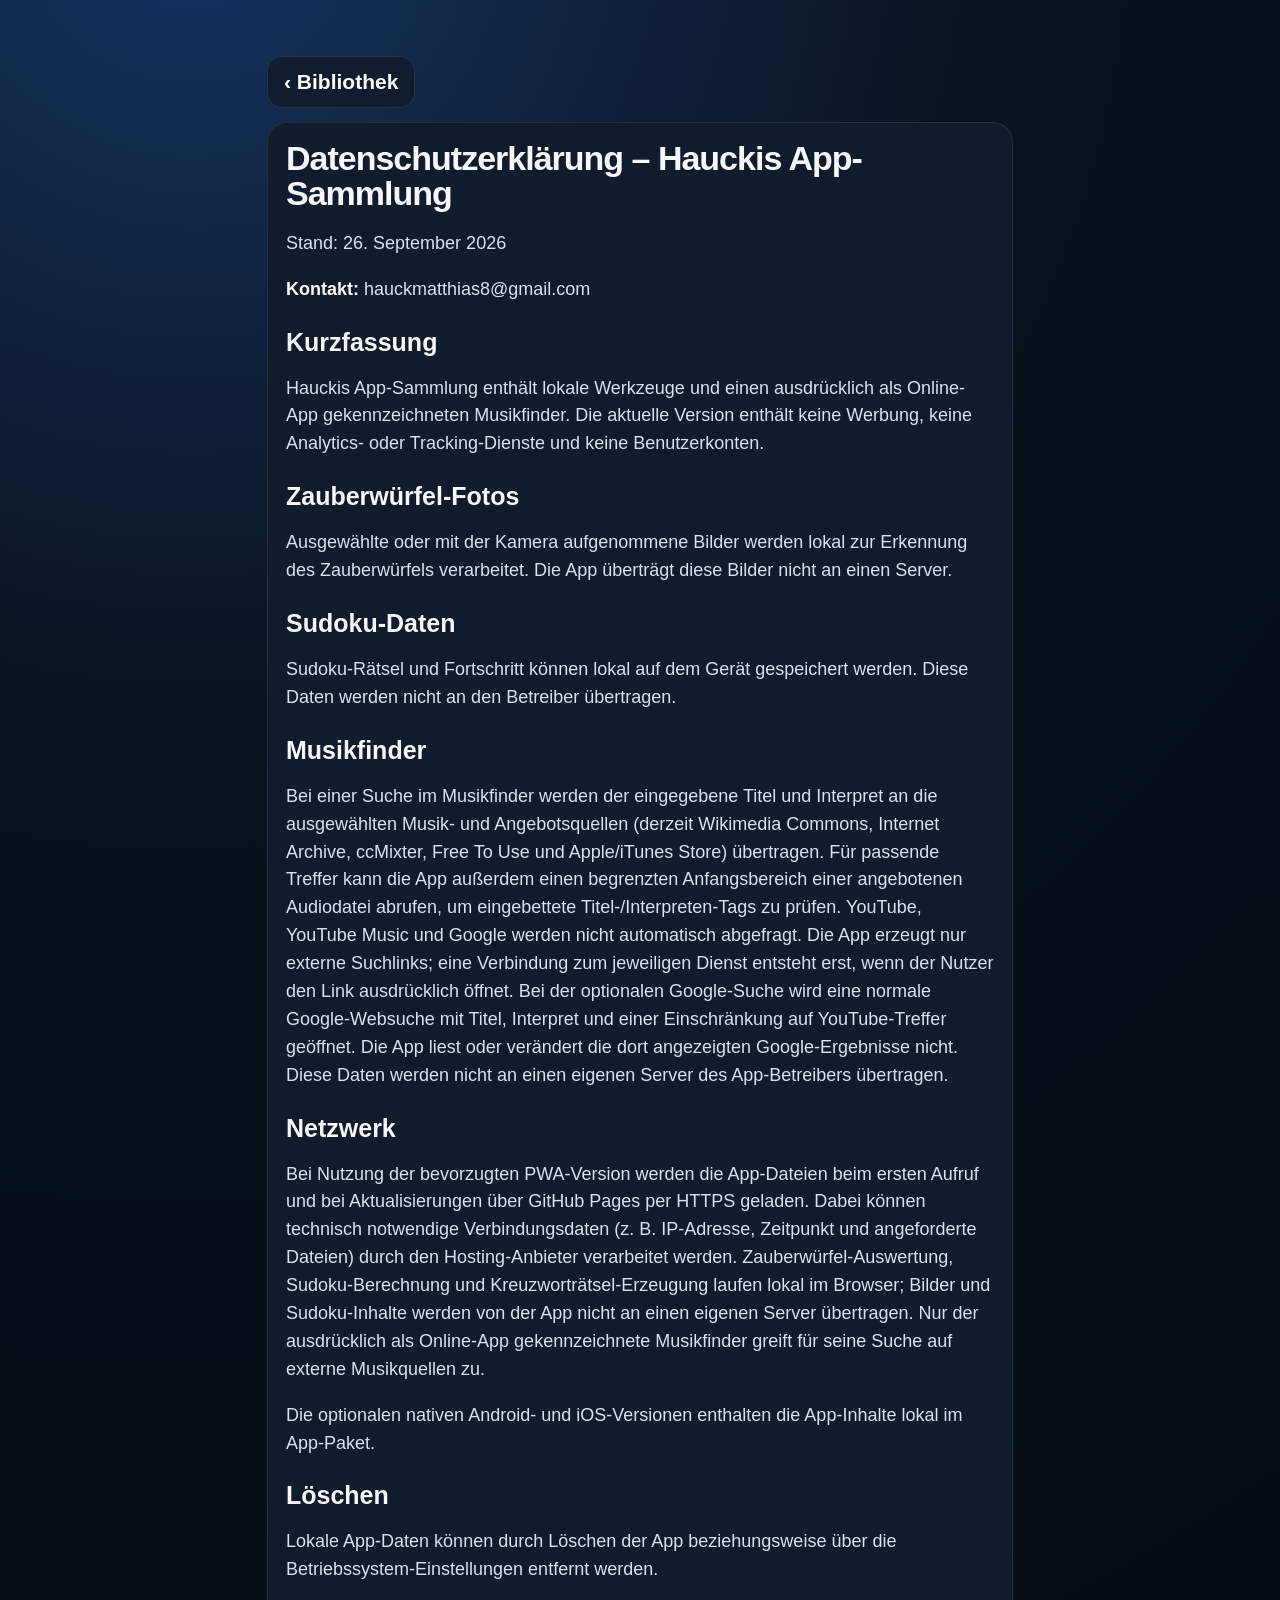
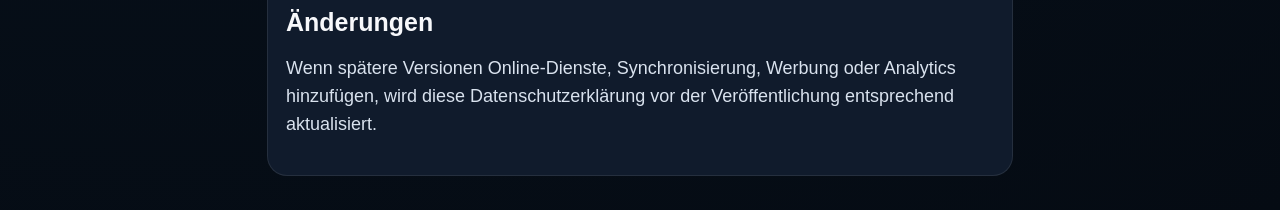
<file: Shared/www/privacy.html>
<!doctype html>
<html lang="de">
<head>
<meta charset="utf-8">
<meta name="viewport" content="width=device-width,initial-scale=1,viewport-fit=cover">
<meta name="theme-color" content="#07111c">
<meta http-equiv="Content-Security-Policy" content="default-src 'self'; connect-src 'none'; img-src 'self' data:; style-src 'self'; script-src 'none'; object-src 'none'; base-uri 'none'; form-action 'none'">
<link rel="stylesheet" href="collection.css">
<title>Datenschutz – Hauckis App-Sammlung</title>
  <link rel="stylesheet" href="app-zoom.css">
  <script src="app-zoom.js"></script>
</head><body><main class="library-shell legal-shell"><a class="legal-back" href="index.html">‹ Bibliothek</a><section class="legal-info-card privacy-content">
<h1>Datenschutzerklärung – Hauckis App-Sammlung</h1>
<p>Stand: 26. September 2026</p>
<p><b>Kontakt:</b> hauckmatthias8@gmail.com</p>
<h2>Kurzfassung</h2>
<p>Hauckis App-Sammlung enthält lokale Werkzeuge und einen ausdrücklich als Online-App gekennzeichneten Musikfinder. Die aktuelle Version enthält keine Werbung, keine Analytics- oder Tracking-Dienste und keine Benutzerkonten.</p>
<h2>Zauberwürfel-Fotos</h2>
<p>Ausgewählte oder mit der Kamera aufgenommene Bilder werden lokal zur Erkennung des Zauberwürfels verarbeitet. Die App überträgt diese Bilder nicht an einen Server.</p>
<h2>Sudoku-Daten</h2>
<p>Sudoku-Rätsel und Fortschritt können lokal auf dem Gerät gespeichert werden. Diese Daten werden nicht an den Betreiber übertragen.</p>
<h2>Musikfinder</h2>
<p>Bei einer Suche im Musikfinder werden der eingegebene Titel und Interpret an die ausgewählten Musik- und Angebotsquellen (derzeit Wikimedia Commons, Internet Archive, ccMixter, Free To Use und Apple/iTunes Store) übertragen. Für passende Treffer kann die App außerdem einen begrenzten Anfangsbereich einer angebotenen Audiodatei abrufen, um eingebettete Titel-/Interpreten-Tags zu prüfen. YouTube, YouTube Music und Google werden nicht automatisch abgefragt. Die App erzeugt nur externe Suchlinks; eine Verbindung zum jeweiligen Dienst entsteht erst, wenn der Nutzer den Link ausdrücklich öffnet. Bei der optionalen Google-Suche wird eine normale Google-Websuche mit Titel, Interpret und einer Einschränkung auf YouTube-Treffer geöffnet. Die App liest oder verändert die dort angezeigten Google-Ergebnisse nicht. Diese Daten werden nicht an einen eigenen Server des App-Betreibers übertragen.</p>
<h2>Netzwerk</h2>
<p>Bei Nutzung der bevorzugten PWA-Version werden die App-Dateien beim ersten Aufruf und bei Aktualisierungen über GitHub Pages per HTTPS geladen. Dabei können technisch notwendige Verbindungsdaten (z. B. IP-Adresse, Zeitpunkt und angeforderte Dateien) durch den Hosting-Anbieter verarbeitet werden. Zauberwürfel-Auswertung, Sudoku-Berechnung und Kreuzworträtsel-Erzeugung laufen lokal im Browser; Bilder und Sudoku-Inhalte werden von der App nicht an einen eigenen Server übertragen. Nur der ausdrücklich als Online-App gekennzeichnete Musikfinder greift für seine Suche auf externe Musikquellen zu.</p>
<p>Die optionalen nativen Android- und iOS-Versionen enthalten die App-Inhalte lokal im App-Paket.</p>
<h2>Löschen</h2>
<p>Lokale App-Daten können durch Löschen der App beziehungsweise über die Betriebssystem-Einstellungen entfernt werden.</p>
<h2>Änderungen</h2>
<p>Wenn spätere Versionen Online-Dienste, Synchronisierung, Werbung oder Analytics hinzufügen, wird diese Datenschutzerklärung vor der Veröffentlichung entsprechend aktualisiert.</p>
</section></main></body></html>
</file>
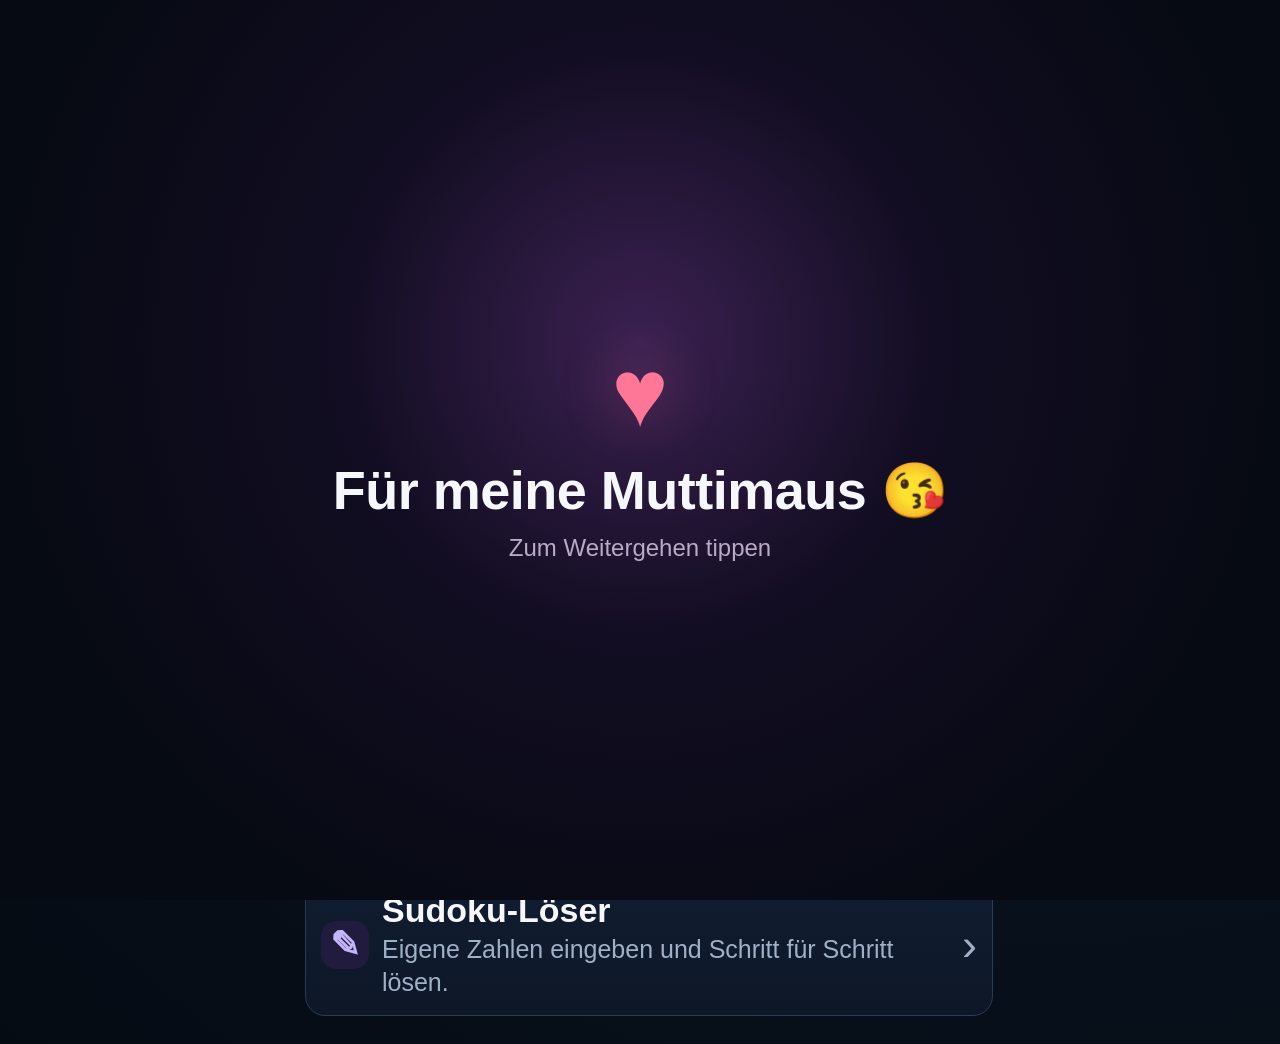
<file: Shared/www/sudoku.html>
<!doctype html>
<html lang="de">
<head>
  <meta charset="utf-8"><meta name="viewport" content="width=device-width,initial-scale=1,viewport-fit=cover,user-scalable=no"><meta name="theme-color" content="#0a1020"><meta http-equiv="Content-Security-Policy" content="default-src 'self'; connect-src 'none'; img-src 'self' data: blob:; style-src 'self'; script-src 'self'; worker-src 'self'; object-src 'none'; base-uri 'none'; form-action 'none'">
  
  <link rel="manifest" href="manifest.webmanifest">
  <link rel="apple-touch-icon" href="icon-192.png">
  <meta name="apple-mobile-web-app-capable" content="yes">
  <meta name="apple-mobile-web-app-status-bar-style" content="black-translucent">
  <meta name="apple-mobile-web-app-title" content="Hauckis Apps">
  <link rel="stylesheet" href="sudoku.css"><title>Sudoku</title>
  <link rel="stylesheet" href="app-zoom.css">
  <script src="app-zoom.js"></script>
</head>
<body>
  <div id="sudoku-splash" class="splash" role="button" tabindex="0" aria-label="Weiter"><div class="splash-heart">♥</div><div class="splash-text" data-doc-private="true">Für meine Muttimaus 😘</div><div class="splash-sub">Zum Weitergehen tippen</div></div>
  <main class="sudoku-shell">
    <div class="topbar"><a class="back-link" href="index.html">‹ Bibliothek</a><span class="kicker">App 02</span></div>
    <header class="sudoku-head"><div class="sudoku-logo">9</div><div><h1>Sudoku</h1><p>Täglich, zufällig oder selbst eingegeben.</p></div></header>

    <section id="sudoku-menu" class="screen active">
      <div class="welcome-card"><div><b>Was möchtest du machen?</b><span>Alle Sudokus und Lösungen werden vollständig auf dem Gerät berechnet.</span></div></div>
      <div class="difficulty-card">
        <div class="difficulty-title">Schwierigkeit</div>
        <div class="difficulty-selector" role="group" aria-label="Sudoku-Schwierigkeit">
          <button class="difficulty-btn" type="button" data-difficulty="easy" aria-pressed="false">Leicht</button>
          <button class="difficulty-btn active" type="button" data-difficulty="normal" aria-pressed="true">Normal</button>
          <button class="difficulty-btn" type="button" data-difficulty="hard" aria-pressed="false">Schwer</button>
        </div>
        <div id="difficulty-info" class="difficulty-info">Normal: ca. 32 Vorgaben · eindeutig lösbar</div>
        <div class="difficulty-scope">Gilt für „Sudoku des Tages“ und „Zufälliges Sudoku“.</div>
      </div>
      <div class="mode-list">
        <button class="mode-card" data-mode="daily"><div class="mode-icon">☀</div><div><b>Sudoku des Tages</b><span>Für Datum und Schwierigkeitsstufe immer dasselbe Sudoku.</span></div><i>›</i></button>
        <button class="mode-card" data-mode="random"><div class="mode-icon">⟳</div><div><b>Zufälliges Sudoku</b><span>Jedes Mal neu erzeugt – in der gewählten Schwierigkeitsstufe.</span></div><i>›</i></button>
        <button class="mode-card" data-mode="manual"><div class="mode-icon">✎</div><div><b>Sudoku-Löser</b><span>Eigene Zahlen eingeben und Schritt für Schritt lösen.</span></div><i>›</i></button>
      </div>
    </section>

    <section id="sudoku-game" class="screen">
      <div class="game-head"><button id="game-back" class="small-btn">‹ Menü</button><div><h2 id="game-title">Sudoku</h2><div id="game-subtitle" class="subline"></div></div><button id="game-new" class="small-btn">Neu</button></div>
      <div id="date-row" class="date-row hidden"><label for="daily-date">Datum</label><input id="daily-date" type="date"><button id="load-date" class="compact-primary">Laden</button></div>
      <div id="manual-info" class="manual-info hidden"><b>Eigene Vorgabe</b><span>Trage Zahlen ein. Der Löser akzeptiert auch mehrdeutige Vorgaben und bevorzugt dann die erste aktuell mögliche Lösung.</span></div>
      <div class="board-wrap"><div id="sudoku-board" class="sudoku-board" aria-label="Sudoku Spielfeld"></div></div>
      <div id="status" class="status">Wähle ein Feld und eine Zahl.</div>
      <div id="number-pad" class="number-pad"></div>
      <div class="game-actions"><button id="erase" class="action secondary">⌫ Löschen</button><button id="step-solve" class="action primary">Markiertes Feld lösen</button></div>
      <button id="manual-edit" class="action ghost full hidden">Vorgabe wieder bearbeiten</button>
    </section>
  </main>
  <div id="sudoku-busy" class="busy hidden"><div class="spinner"></div><div id="busy-label">Sudoku wird erzeugt …</div></div>
  <div id="sudoku-toast" class="toast hidden"></div>
  <script src="sudoku-core.js"></script><script src="sudoku-app.js"></script>
  <script src="pwa.js"></script>
</body>
</html>
</file>
<file: Shared/www/collection.css>
:root{--bg:#07111c;--panel:#101b2c;--panel2:#14233a;--text:#f7f8fb;--muted:#9eafc6;--line:#263650;--cyan:#6ee7ff;--violet:#9b82ff;--green:#62e6a7;--safe-b:env(safe-area-inset-bottom)}
*{box-sizing:border-box;-webkit-tap-highlight-color:transparent}html,body{margin:0;min-height:100%;background:radial-gradient(circle at 15% -5%,#173461 0,#08131f 36%,#050b13 100%);color:var(--text);font-family:-apple-system,BlinkMacSystemFont,"SF Pro Display","Segoe UI",sans-serif}.library-shell{width:min(780px,100%);margin:auto;padding:max(56px,calc(40px + env(safe-area-inset-top))) 17px calc(34px + var(--safe-b))}.library-hero{display:flex;align-items:flex-start;gap:16px;margin:0 2px 28px}.collection-mark{width:72px;height:72px;flex:none;display:grid;place-items:center;border-radius:22px;overflow:hidden;background:#0b1424;border:1px solid #ffffff1b;box-shadow:0 14px 42px #0005}.collection-mark img{width:100%;height:100%;object-fit:cover;display:block}.image-mark{padding:0}.eyebrow,.app-number{font-size:11px;letter-spacing:.13em;text-transform:uppercase;font-weight:850;color:var(--cyan)}h1{font-size:clamp(27px,7vw,38px);line-height:1.04;letter-spacing:-1px;margin:4px 0 9px}.library-hero p{margin:0;color:var(--muted);line-height:1.45}.section-title{display:flex;justify-content:space-between;align-items:center;margin:0 3px 11px;font-weight:850;font-size:17px}.count{font-size:12px;color:var(--muted);font-weight:700}.app-grid{display:grid;gap:13px}.app-card{position:relative;display:flex;align-items:center;gap:15px;text-decoration:none;color:inherit;padding:17px;border:1px solid #ffffff13;border-radius:24px;background:linear-gradient(180deg,#14223aee,#0d1727f4);box-shadow:0 14px 38px #0005;min-height:122px;overflow:hidden}.app-card:before{content:"";position:absolute;inset:0;pointer-events:none;opacity:.13;background:radial-gradient(circle at 85% 0,var(--card-accent),transparent 44%)}.cube-card{--card-accent:#6ee7ff}.sudoku-card{--card-accent:#b49cff}.music-card{--card-accent:#62e6a7}.crossword-card{--card-accent:#f7c75d}.app-icon{width:72px;height:72px;border-radius:21px;flex:none;background:#0b1424;border:1px solid #ffffff1b;box-shadow:inset 0 0 22px #0004}.cube-icon{display:grid;grid-template-columns:repeat(3,1fr);grid-template-rows:repeat(3,1fr);gap:3px;padding:11px;transform:rotate(-5deg)}.cube-icon span{border-radius:4px;background:linear-gradient(135deg,#6ee7ff,#75a9ff)}.cube-icon span:nth-child(2n){background:linear-gradient(135deg,#8b5cf6,#c084fc)}.cube-icon span:nth-child(5){background:linear-gradient(135deg,#62e6a7,#6ee7ff)}.music-icon{display:grid;place-items:center;font:900 50px/1 Georgia,serif;color:#06111d;background:linear-gradient(145deg,#62e6a7,#6ee7ff);outline:1px solid #ffffff33;outline-offset:-7px}.sudoku-icon{display:grid;place-items:center;font:900 38px/1 ui-monospace,SFMono-Regular,Menlo,monospace;color:#f7f8fb;background:linear-gradient(145deg,#241b43,#14213b);outline:1px solid #a78bfa55;outline-offset:-7px}.app-card-text{min-width:0;flex:1}.app-card h2{margin:4px 0 6px;font-size:21px;letter-spacing:-.35px}.app-card p{margin:0;color:var(--muted);font-size:13.5px;line-height:1.42}.open-arrow{font-size:37px;color:#d9e4f4;opacity:.75;padding-left:2px}.local-card{display:flex;gap:12px;align-items:center;margin-top:18px;padding:15px 16px;border-radius:20px;background:#0c1726;border:1px solid #62e6a72a}.shield{width:38px;height:38px;display:grid;place-items:center;border-radius:13px;background:#62e6a71c;color:var(--green);font-weight:900;font-size:20px}.local-card b,.local-card span{display:block}.local-card span{font-size:12px;color:var(--muted);margin-top:2px;line-height:1.35}.future-note{text-align:center;color:#71849e;font-size:12px;margin-top:25px}@media(min-width:650px){.app-grid{grid-template-columns:1fr 1fr}.app-card{align-items:flex-start;min-height:190px;flex-direction:column}.open-arrow{position:absolute;right:18px;top:12px}}

/* v1.0.4: groessere Schrift fuer bessere Lesbarkeit auf Mobilgeraeten. */
html,body{font-size:32px}
.collection-mark{font-size:52.5px}
.eyebrow,.app-number{font-size:22px}
h1{font-size:clamp(40.5px,10.5vw,57px)}
.section-title{font-size:25.5px}
.count{font-size:24px}
.sudoku-icon{font:900 57px/1 ui-monospace,SFMono-Regular,Menlo,monospace}
.app-card h2{font-size:31.5px}
.app-card p{font-size:27px}
.open-arrow{font-size:55.5px}
.shield{font-size:30px}
.local-card span{font-size:24px}
.future-note{font-size:24px}


.crossword-icon{display:grid;place-items:center;font:900 48px/1 Georgia,serif;color:#07111c;background:linear-gradient(145deg,#f7c75d,#6ee7ff);outline:1px solid #ffffff33;outline-offset:-7px}


/* Build 26: animierte PWA-Installationsanleitung auf der Startseite. */
.install-card{margin:0 0 26px;padding:18px;border-radius:26px;background:linear-gradient(180deg,#111e32f4,#0b1627f7);border:1px solid #ffffff16;box-shadow:0 18px 48px #0006;overflow:hidden}
.install-heading{display:flex;align-items:flex-start;justify-content:space-between;gap:14px}.install-heading>div:first-child{min-width:0}.install-kicker{font-size:20px;letter-spacing:.09em;text-transform:uppercase;font-weight:900;color:var(--green)}.install-heading h2{margin:5px 0 5px;font-size:30px;line-height:1.08;letter-spacing:-.45px}.install-heading p{margin:0;color:var(--muted);font-size:21px;line-height:1.38}.install-badge{width:58px;height:58px;flex:none;display:grid;place-items:center;border-radius:18px;background:linear-gradient(145deg,#62e6a7,#6ee7ff);color:#07111c;font-size:35px;font-weight:950}
.install-platforms{display:grid;grid-template-columns:1fr 1fr;gap:8px;margin-top:15px;padding:5px;border-radius:17px;background:#07111d;border:1px solid #ffffff12}.install-platform{min-height:54px;border:0;border-radius:13px;background:transparent;color:#aebfd5;font-size:21px;font-weight:900;display:flex;align-items:center;justify-content:center;gap:9px}.install-platform.active{background:#1b3555;color:#fff;box-shadow:inset 0 0 0 1px #6ee7ff55}.platform-icon{width:25px;height:25px;display:grid;place-items:center;border-radius:8px;background:#ffffff12;font-size:13px;color:var(--cyan)}
.install-demo{display:grid;grid-template-columns:minmax(235px,.78fr) 1.22fr;gap:18px;align-items:center;margin-top:17px}.phone-stage{display:grid;place-items:center;min-height:410px;padding:5px}.phone-frame{width:224px;height:405px;border:7px solid #1d2939;border-radius:35px;background:#050a11;padding:9px;position:relative;box-shadow:0 18px 48px #0008,inset 0 0 0 1px #ffffff1a}.phone-notch{position:absolute;z-index:6;top:8px;left:50%;width:74px;height:19px;transform:translateX(-50%);border-radius:0 0 14px 14px;background:#050a11}.phone-camera{position:absolute;z-index:6;top:14px;left:50%;width:11px;height:11px;transform:translateX(-50%);border-radius:50%;background:#111b27;box-shadow:0 0 0 3px #050a11}.phone-screen{position:relative;height:100%;overflow:hidden;border-radius:23px;background:linear-gradient(180deg,#ecf2f7,#dce4eb);color:#142033;font-size:12px}.browser-bar,.android-bar{height:48px;padding:16px 10px 7px;display:flex;align-items:center;justify-content:space-between;gap:8px;background:#f7f8fa;border-bottom:1px solid #cbd3dd;font-size:11px}.browser-bar b,.android-bar b{max-width:125px;overflow:hidden;text-overflow:ellipsis;white-space:nowrap}.mini-app{display:flex;align-items:center;gap:8px;margin:45px 13px 0;padding:12px;border-radius:13px;background:#fff;box-shadow:0 8px 25px #55606d22;font-size:11px;font-weight:800}.mini-app img,.home-result img,.android-confirm img{width:37px;height:37px;border-radius:10px}.ios-actionbar{position:absolute;left:0;right:0;bottom:0;height:52px;display:flex;align-items:center;justify-content:space-around;background:#f8f9fb;border-top:1px solid #c9d1dc;font-size:21px;color:#1667a8}.demo-target{position:relative;z-index:3}.demo-target:after{content:"";position:absolute;inset:-8px;border:3px solid #ff3f65;border-radius:999px;opacity:0;transform:scale(.7)}
.share-sheet{position:absolute;left:7px;right:7px;bottom:-228px;height:218px;padding:9px 9px 12px;border-radius:20px;background:#f7f8fa;box-shadow:0 -8px 30px #1b273544;transition:bottom .55s cubic-bezier(.2,.8,.2,1);z-index:4}.sheet-handle{width:45px;height:4px;margin:0 auto 12px;border-radius:999px;background:#aab2bc}.sheet-row{display:grid;grid-template-columns:31px 1fr auto;align-items:center;gap:7px;padding:12px 8px;border-top:1px solid #dde2e8;font-size:12px}.sheet-row:first-of-type{border-top:0}.add-row{margin-top:8px;background:#edf4fb;border-radius:11px}.home-result{position:absolute;left:50%;top:150px;width:86px;transform:translate(-50%,40px) scale(.75);opacity:0;display:grid;justify-items:center;gap:7px;text-align:center;font-size:10px;font-weight:750;transition:.55s ease}.tap-pulse{position:absolute;width:34px;height:34px;border-radius:50%;border:3px solid #ff3f65;opacity:0;z-index:7;pointer-events:none}
.android-phone{border-radius:29px}.android-bar{padding-top:12px;height:46px;background:#fff}.android-menu{position:absolute;right:6px;top:45px;width:150px;padding:7px;background:#fff;border-radius:7px;box-shadow:0 8px 25px #0004;transform:translateY(-12px) scale(.93);transform-origin:top right;opacity:0;transition:.35s ease;z-index:5}.menu-row{padding:9px 8px;border-radius:5px;font-size:11px}.install-row{background:#eaf4ff;color:#17629c;font-weight:850}.android-confirm{position:absolute;left:12px;right:12px;top:113px;padding:14px;border-radius:15px;background:#fff;box-shadow:0 10px 30px #0004;display:grid;grid-template-columns:45px 1fr;align-items:center;gap:8px;opacity:0;transform:scale(.82);transition:.4s ease;z-index:5}.android-confirm span{grid-column:1/-1;justify-self:end;color:#1674c1;font-weight:900;margin-top:7px}.android-result{top:170px}
.install-steps{display:grid;gap:8px}.install-step{width:100%;min-height:78px;border:1px solid #ffffff12;border-radius:15px;background:#0d192a;color:#edf4fb;padding:10px 12px;display:grid;grid-template-columns:39px 1fr;gap:11px;text-align:left;transition:transform .28s ease,border-color .28s ease,background .28s ease,opacity .28s ease;opacity:.63}.install-step>b{width:37px;height:37px;border-radius:11px;background:#172b46;color:#8bdcff;display:grid;place-items:center;font-size:20px}.install-step span,.install-step strong,.install-step small{display:block}.install-step strong{font-size:20px;line-height:1.18}.install-step small{margin-top:3px;color:#9fb1c9;font-size:16px;line-height:1.3}.install-step.active{opacity:1;transform:translateX(4px);border-color:#6ee7ff66;background:#132640}.install-step.active>b{background:linear-gradient(145deg,#62e6a7,#6ee7ff);color:#07111c}
.install-progress{display:flex;justify-content:center;gap:6px;margin-top:12px}.install-progress span{width:9px;height:9px;border-radius:99px;background:#52657d;transition:.25s ease}.install-progress span.active{width:29px;background:#6ee7ff}.install-now{width:100%;min-height:54px;margin-top:10px;border:0;border-radius:14px;background:linear-gradient(135deg,#62e6a7,#6ee7ff);color:#06111d;font-size:20px;font-weight:950}.installed-note{margin-top:12px;padding:10px 12px;border-radius:13px;background:#173525;border:1px solid #62e6a755;color:#88f0ba;font-size:18px;font-weight:800;text-align:center}
.install-card[data-platform="ios"][data-step="1"] .target-share:after,.install-card[data-platform="ios"][data-step="2"] .target-share:after{animation:ring 1s ease infinite}.install-card[data-platform="ios"][data-step="1"] .tap-pulse{left:94px;bottom:15px;animation:tap 1.25s ease infinite}.install-card[data-platform="ios"][data-step="2"] .share-sheet,.install-card[data-platform="ios"][data-step="3"] .share-sheet{bottom:4px}.install-card[data-platform="ios"][data-step="2"] .sheet-row:first-of-type{animation:rowGlow 1.15s ease infinite}.install-card[data-platform="ios"][data-step="3"] .add-row{animation:rowGlow 1.15s ease infinite}.install-card[data-platform="ios"][data-step="3"] .home-result{opacity:1;transform:translate(-50%,0) scale(1)}
.install-card[data-platform="android"][data-step="1"] .target-menu:after,.install-card[data-platform="android"][data-step="2"] .target-menu:after{animation:ring 1s ease infinite}.install-card[data-platform="android"][data-step="1"] .tap-pulse{right:6px;top:17px;animation:tap 1.25s ease infinite}.install-card[data-platform="android"][data-step="2"] .android-menu,.install-card[data-platform="android"][data-step="3"] .android-menu{opacity:1;transform:translateY(0) scale(1)}.install-card[data-platform="android"][data-step="2"] .install-row{animation:rowGlow 1.15s ease infinite}.install-card[data-platform="android"][data-step="3"] .android-confirm{opacity:1;transform:scale(1)}.install-card[data-platform="android"][data-step="3"] .android-result{opacity:1;transform:translate(-50%,0) scale(1)}
@keyframes ring{0%,100%{opacity:.15;transform:scale(.72)}50%{opacity:1;transform:scale(1.12)}}@keyframes tap{0%,100%{opacity:0;transform:scale(.55)}35%{opacity:1;transform:scale(1)}70%{opacity:0;transform:scale(1.3)}}@keyframes rowGlow{0%,100%{box-shadow:inset 0 0 0 0 #ff3f6500}50%{box-shadow:inset 0 0 0 3px #ff3f65aa}}
@media(max-width:680px){.install-demo{grid-template-columns:1fr}.phone-stage{min-height:395px}.install-heading p{font-size:19px}.install-heading h2{font-size:27px}.install-step strong{font-size:19px}.install-step small{font-size:15px}}
@media(prefers-reduced-motion:reduce){.share-sheet,.home-result,.android-menu,.android-confirm,.install-step,.install-progress span{transition:none!important}.install-card *{animation-duration:.001ms!important;animation-iteration-count:1!important}}

.legal-shell{max-width:920px}.legal-back{display:inline-flex;min-height:52px;align-items:center;padding:10px 16px;border-radius:15px;border:1px solid #ffffff1a;background:#101c30;color:#fff;text-decoration:none;font-size:21px;font-weight:850}.legal-hero{margin-top:18px}.legal-info-card{margin-top:14px;padding:18px;border-radius:20px;background:#101b2c;border:1px solid #ffffff16}.legal-info-card h2{font-size:27px;margin:0 0 9px}.legal-info-card p{font-size:19px;line-height:1.52;color:#d9e2ee}.legal-info-card a{color:#6ee7ff;font-weight:800}.legal-info-card code{font-size:.92em;color:#ffe69b}.legal-links{margin-top:18px;display:flex;gap:10px;flex-wrap:wrap}.legal-links a{display:inline-flex;min-height:48px;align-items:center;padding:9px 14px;border-radius:14px;border:1px solid #ffffff1a;background:#101c30;color:#dfe9f6;text-decoration:none;font-weight:850}

.privacy-content h1{font-size:34px;margin:0 0 8px}.privacy-content h2{font-size:25px;margin-top:24px}.privacy-content p{font-size:18px;line-height:1.55;color:#d9e2ee}.privacy-content b{color:#fff}


/* Einklappbare PWA-Installationsanleitung: standardmaessig geschlossen. */
.install-collapse-button{flex:none;min-width:168px;border:1px solid #ffffff1a;border-radius:18px;background:#0b1728;color:#eef6ff;padding:7px 9px 7px 7px;display:grid;grid-template-columns:58px auto 24px;align-items:center;gap:9px;cursor:pointer;text-align:left;box-shadow:inset 0 0 0 1px #0002;transition:border-color .2s ease,background .2s ease,transform .2s ease}
.install-collapse-button:hover{background:#10213a;border-color:#6ee7ff55}
.install-collapse-button:active{transform:scale(.985)}
.install-collapse-button:focus-visible{outline:3px solid #6ee7ff88;outline-offset:3px}
.install-collapse-button .install-badge{width:58px;height:58px}
.install-toggle-text{font-size:16px;line-height:1.18;font-weight:900;color:#eaf4ff}
.install-chevron{font-size:26px;line-height:1;text-align:center;color:var(--cyan);transition:transform .25s ease}
.install-collapse-button[aria-expanded="true"] .install-chevron{transform:rotate(180deg)}
.install-details[hidden]{display:none!important}
.install-details{animation:install-details-open .22s ease-out}
.install-card.install-collapsed{padding-bottom:18px}
@keyframes install-details-open{from{opacity:0;transform:translateY(-5px)}to{opacity:1;transform:none}}
@media(max-width:560px){.install-heading{align-items:center}.install-collapse-button{min-width:0;grid-template-columns:48px 22px;padding:6px}.install-collapse-button .install-badge{width:48px;height:48px;font-size:29px}.install-toggle-text{display:none}}
@media(prefers-reduced-motion:reduce){.install-details{animation:none}.install-chevron{transition:none}}
</file>
<file: Shared/www/app-zoom.css>
/* Globaler App-Zoom: ein Zoom fuer die komplette AppCollection.
   Gesteuert per Zwei-Finger-Pinch; app-zoom.js setzt den Zoom direkt am <html>-Element. */
html{
  --haucki-app-zoom:1;
  zoom:var(--haucki-app-zoom);
}
.app-zoom-indicator{
  position:fixed;
  left:50%;
  top:max(12px,calc(env(safe-area-inset-top) + 8px));
  z-index:2147483000;
  transform:translateX(-50%);
  pointer-events:none;
  opacity:0;
  transition:opacity .16s ease;
  padding:7px 12px;
  border:1px solid rgba(255,255,255,.18);
  border-radius:999px;
  background:rgba(8,17,29,.90);
  color:#f7f8fb;
  box-shadow:0 8px 24px rgba(0,0,0,.32);
  -webkit-backdrop-filter:blur(10px);
  backdrop-filter:blur(10px);
  font:800 14px/1 -apple-system,BlinkMacSystemFont,"SF Pro Display","Segoe UI",sans-serif;
  font-variant-numeric:tabular-nums;
}
.app-zoom-indicator.visible{opacity:1}
@media print{
  html{zoom:1!important}
  .app-zoom-indicator{display:none!important}
}
</file>
<file: Shared/www/crossword.css>
:root{
  --bg:#07111c;--panel:#101b2c;--panel2:#14233a;--text:#f7f8fb;--muted:#9eafc6;
  --line:#2a3b55;--accent:#f7c75d;--accent2:#6ee7ff;--ok:#62e6a7;--danger:#ff7b8b;
  --safe-b:env(safe-area-inset-bottom);--cell:38px
}
*{box-sizing:border-box;-webkit-tap-highlight-color:transparent}
html,body{margin:0;min-height:100%;background:radial-gradient(circle at 18% -5%,#30411b 0,#0b1721 34%,#050b13 100%);color:var(--text);font-family:-apple-system,BlinkMacSystemFont,"SF Pro Display","Segoe UI",sans-serif}
button,input{font:inherit}.hidden{display:none!important}
.cw-shell{width:min(1100px,100%);margin:auto;padding:max(56px,calc(40px + env(safe-area-inset-top))) 15px calc(30px + var(--safe-b))}
.topbar,.game-head{display:flex;justify-content:space-between;align-items:center;gap:12px}
.back-link,.small-btn{color:var(--text);text-decoration:none;background:#101c30;border:1px solid var(--line);border-radius:16px;min-height:56px;padding:13px 18px;font-weight:850;font-size:23px;display:inline-flex;align-items:center;justify-content:center}
.kicker{color:var(--muted);font-size:18px;letter-spacing:.08em;text-transform:uppercase;font-weight:850}
.cw-head{display:flex;align-items:center;gap:14px;margin:18px 2px 20px}
.cw-logo{width:64px;height:64px;display:grid;place-items:center;border-radius:19px;background:linear-gradient(135deg,#f7c75d,#6ee7ff);color:#0b1320;font-size:39px;font-weight:950;box-shadow:0 12px 36px #f7c75d2d}
.cw-head h1{font-size:44px;letter-spacing:-.8px;margin:0}
.cw-head p{margin:4px 0 0;color:var(--muted);font-size:23px;line-height:1.35}
.control-card{padding:16px;border-radius:22px;background:linear-gradient(180deg,#151f31,#0d1727);border:1px solid #ffffff14}
.control-title{font-size:25px;font-weight:900;margin-bottom:10px}
.size-selector{display:grid;grid-template-columns:1fr 1fr;gap:9px}
.size-btn{min-height:67px;border-radius:16px;border:1px solid #33445f;background:#15233a;color:#eaf0f8;padding:9px 13px}
.size-btn b,.size-btn span{display:block}.size-btn b{font-size:24px}.size-btn span{font-size:19px;color:var(--muted);margin-top:2px}
.size-btn.active{background:linear-gradient(135deg,#f7c75d,#6ee7ff);color:#07111c;border-color:transparent}.size-btn.active span{color:#253344}
.daily-row{display:grid;grid-template-columns:auto minmax(135px,1fr) minmax(190px,auto);gap:9px;align-items:center;margin-top:13px}
.daily-row label{font-size:20px;color:var(--muted);font-weight:800}
.daily-row input{min-height:54px;min-width:0;border-radius:14px;border:1px solid #33445f;background:#091320;color:#fff;padding:9px 12px;font-size:20px;color-scheme:dark}
.primary-btn,.random-btn,.check-btn{min-height:54px;border:0;border-radius:14px;font-weight:900;padding:10px 15px}
.primary-btn{background:linear-gradient(135deg,#f7c75d,#6ee7ff);color:#07111c}
.random-btn{width:100%;margin-top:10px;background:#17263c;border:1px solid #ffffff1c;color:#fff}
.local-note{margin-top:10px;color:var(--muted);font-size:18px;line-height:1.4}
.game{margin-top:20px}.game-head{margin-bottom:10px}.game-head h2{font-size:29px;margin:0}.game-head>div:first-child{min-width:0}
#game-subtitle{font-size:18px;color:var(--muted);margin-top:2px}
.toolbar{display:flex;justify-content:flex-end;align-items:center;gap:10px;margin-bottom:9px}

.check-btn{min-height:48px;border-radius:13px;border:1px solid #33445f;background:#15233a;color:#fff;padding:8px 12px;font-weight:850}

.check-btn{background:#183226;border-color:#62e6a744;color:var(--ok)}
.grid-scroll{position:relative;width:100%;max-height:min(68vh,760px);overflow:auto;overscroll-behavior:contain;border:1px solid #33445f;border-radius:14px;background:#080d14;padding:10px;box-shadow:0 16px 42px #0007}
.crossword-grid{display:grid;width:max-content;grid-template-columns:repeat(var(--cols),var(--cell));grid-template-rows:repeat(var(--rows),var(--cell));gap:1px;background:#293342;border:2px solid #293342;transform-origin:0 0}
.cw-cell{position:relative;width:var(--cell);height:var(--cell);border:0;padding:0;background:#f4f6f8;color:#07111c;display:grid;place-items:center;font-size:calc(var(--cell)*.56);font-weight:850;line-height:1;outline:0}
.cw-cell.block{background:#10151d;pointer-events:none}
.cw-cell.selected{box-shadow:inset 0 0 0 3px #7c5cff;background:#ece8ff;z-index:2}
.cw-cell.word-peer:not(.selected){background:#e1eff7}
.cw-cell.wrong{background:#ffdbe1;color:#6b1021}
.cw-cell.correct{background:#ddf9ea}
.cell-number{position:absolute;left:0;top:0;z-index:6;min-width:max(16px,calc(var(--cell)*.42));min-height:max(15px,calc(var(--cell)*.38));padding:2px 3px;display:flex;align-items:flex-start;justify-content:flex-start;font-size:max(7px,calc(var(--cell)*.21));font-weight:900;color:#425066;line-height:1;cursor:pointer;border-radius:0 0 7px 0}
.cell-number:active{background:#f7c75d66;color:#221700}
.solution-mark{position:absolute;right:1px;top:1px;min-width:calc(var(--cell)*.33);height:calc(var(--cell)*.33);padding:0 2px;border-radius:999px;background:#f4b942;color:#241600;display:grid;place-items:center;font-size:max(7px,calc(var(--cell)*.19));font-weight:950;line-height:1;box-shadow:0 1px 3px #0004}
.clue-float{position:absolute;z-index:20;width:min(280px,calc(100% - 18px));max-height:210px;overflow:auto;padding:8px;border:1px solid #4a5e7d;border-radius:14px;background:#091421f4;color:#eef4fb;box-shadow:0 12px 34px #000b;-webkit-backdrop-filter:blur(8px);backdrop-filter:blur(8px)}
.clue-float.hidden{display:none!important}
.clue-float.compact{width:min(190px,calc(100% - 14px));max-height:145px;padding:6px}
.clue-float-head{display:flex;align-items:center;justify-content:space-between;gap:8px;margin-bottom:4px}
.clue-float-head b{color:#f7c75d;font-size:15px}
.clue-float-close{width:29px;height:29px;padding:0;border:1px solid #ffffff1c;border-radius:8px;background:#142137;color:#fff;font-size:21px;font-weight:850;line-height:1}
.clue-float-option{width:100%;display:grid;grid-template-columns:minmax(76px,auto) 1fr;align-items:start;gap:7px;margin-top:4px;padding:7px 8px;border:1px solid #33445f;border-radius:9px;background:#142137;color:#eef4fb;text-align:left}
.clue-float-option.active{border-color:#8b6fff;background:#211e3c}
.clue-float-dir{color:#f7c75d;font-size:12px;font-weight:900;white-space:nowrap}
.clue-float-question{font-size:15px;line-height:1.25}
.clue-float.compact .clue-float-option{grid-template-columns:1fr;gap:2px}
.clue-float.compact .clue-float-question{font-size:13px}
.active-clue{margin-top:9px;padding:11px 13px;border-radius:14px;background:#0d1727;border:1px solid var(--line);color:#dce8f7;font-size:20px;line-height:1.4}
.solution-card{margin-top:10px;padding:13px 14px;border-radius:18px;background:#172011;border:1px solid #f7c75d33}
.solution-head{display:flex;justify-content:space-between;gap:12px;align-items:flex-start}.solution-head b,.solution-head span{display:block}
.solution-head b{font-size:23px;color:#ffe69b}.solution-head div>span{font-size:17px;color:var(--muted);margin-top:3px;line-height:1.35}
#solution-count{font-size:17px;color:#ffe69b;font-weight:850;white-space:nowrap}
.solution-progress{display:flex;flex-wrap:wrap;gap:5px;margin-top:11px}
.solution-letter{width:31px;height:36px;border-radius:8px;border:1px solid #f7c75d55;background:#0d1720;display:grid;place-items:center;color:#fff;font-size:21px;font-weight:900}
.solution-letter.empty{color:#586577}.solution-letter.solved{background:#173525;color:#7ff0b6;border-color:#62e6a766}
.status{min-height:48px;margin-top:10px;padding:11px 13px;border-radius:14px;background:#0d1727;border:1px solid var(--line);color:var(--muted);font-size:19px;line-height:1.35}
.status.good{color:var(--ok);border-color:#62e6a744}.status.bad{color:#ff9cab;border-color:#ff7b8b44}
.clues{display:grid;grid-template-columns:1fr 1fr;gap:12px;margin-top:14px}
.clue-column{padding:12px;border-radius:18px;background:#0d1727;border:1px solid var(--line)}
.clue-column h3{font-size:25px;margin:0 0 9px}
.clue-list{display:grid;gap:7px}.clue-btn{width:100%;border:1px solid transparent;border-radius:12px;background:#142137;color:#eaf0f8;padding:9px 10px;text-align:left;font-size:18px;line-height:1.35}
.clue-btn b{color:#f7c75d;margin-right:6px}.clue-btn.active{border-color:#8b6fff;background:#211e3c}.clue-btn.done{opacity:.62}
.keyboard-catcher{position:fixed;left:-1000px;bottom:0;width:1px;height:1px;opacity:.01}
.busy{position:fixed;inset:0;z-index:80;background:#050a13ef;display:flex;flex-direction:column;align-items:center;justify-content:center;gap:14px;font-size:22px;font-weight:850;text-align:center;padding:24px}
.spinner{width:46px;height:46px;border-radius:50%;border:4px solid #ffffff22;border-top-color:#f7c75d;animation:spin .8s linear infinite}@keyframes spin{to{transform:rotate(360deg)}}
@media(max-width:720px){
  .daily-row{grid-template-columns:1fr 1fr}.daily-row label{grid-column:1/-1}.daily-row .primary-btn{grid-column:1/-1}
  .clues{grid-template-columns:1fr}.cw-head h1{font-size:38px}.cw-head p{font-size:20px}
}
@media(max-width:500px){
  .size-selector{grid-template-columns:1fr}.check-btn{width:100%}
}
</file>
<file: Shared/www/cube.css>
:root{--bg:#07111c;--panel:#101a2b;--panel2:#16243a;--text:#f5f7fb;--muted:#9fb0c7;--accent:#6ee7ff;--accent2:#8b5cf6;--danger:#ff7b8b;--ok:#62e6a7;--line:#263650;--safe-b:env(safe-area-inset-bottom)}
*{box-sizing:border-box;-webkit-tap-highlight-color:transparent}html,body{margin:0;background:radial-gradient(circle at 20% 0,#14284a 0,#07111c 42%,#050b13 100%);color:var(--text);font-family:-apple-system,BlinkMacSystemFont,"SF Pro Display","Segoe UI",sans-serif;min-height:100%}button,input{font:inherit}.shell{width:min(720px,100%);margin:auto;padding:max(56px,calc(40px + env(safe-area-inset-top))) 16px calc(30px + var(--safe-b))}.hero{display:flex;gap:14px;align-items:center;margin:4px 2px 18px}.hero h1{margin:0;font-size:32px;letter-spacing:-.8px}.hero p{margin:3px 0 0;color:var(--muted)}.logo{width:58px;height:58px;border-radius:18px;background:linear-gradient(135deg,var(--accent),var(--accent2));display:grid;place-items:center;color:#07111c;font-size:34px;font-weight:900;box-shadow:0 12px 40px #6ee7ff33}.card{background:linear-gradient(180deg,#142039ee,#0e1727ee);border:1px solid #ffffff12;border-radius:22px;padding:18px;box-shadow:0 14px 40px #0005}.intro{margin-bottom:14px}.intro h2,.solved-card h2{margin:0 0 8px}.intro p,.solved-card p{margin:0;color:var(--muted);line-height:1.45}.steps{display:grid;grid-template-columns:repeat(3,1fr);gap:8px;margin:0 0 16px}.step{border:1px solid var(--line);border-radius:14px;background:#0d1727;color:var(--muted);padding:11px 4px;font-size:13px}.step.active{background:#1b2b44;color:var(--text);border-color:#6ee7ff55}.view{display:none}.view.active{display:block}.face-list{display:grid;gap:10px;margin-bottom:14px}.face-card{width:100%;text-align:left;border:1px solid var(--line);background:linear-gradient(180deg,#101c30,#0c1524);border-radius:20px;color:var(--text);padding:14px;display:flex;align-items:center;gap:14px}.face-card.ready{border-color:#62e6a755}.face-badge{width:48px;height:48px;border-radius:15px;background:#1b2940;display:grid;place-items:center;font-weight:900;font-size:20px;flex:none}.face-info{flex:1}.face-info b{display:block;font-size:17px}.face-info span{color:var(--muted);font-size:13px}.face-preview{width:62px;height:62px;border-radius:12px;object-fit:cover;border:1px solid #ffffff22}.face-check{font-size:22px;color:var(--ok)}button{border:0}.primary,.secondary,.ghost,.camera-btn{min-height:50px;border-radius:16px;padding:13px 16px;font-weight:800}.primary{background:linear-gradient(135deg,var(--accent),#76a9ff);color:#06111c}.primary:disabled{opacity:.35}.secondary{background:#1b2940;color:var(--text);border:1px solid #31415a}.ghost{background:transparent;color:var(--muted);border:1px solid var(--line);margin-top:10px}.full{width:100%}.actions{display:grid;grid-template-columns:1fr 1fr;gap:10px;margin-top:14px}.palette{display:grid;grid-template-columns:repeat(6,1fr);gap:7px;margin-bottom:14px}.palette button{aspect-ratio:1;border-radius:14px;border:3px solid transparent;box-shadow:inset 0 0 0 1px #0004}.palette button.selected{border-color:white;transform:scale(1.05)}.editor{display:grid;grid-template-columns:repeat(2,1fr);gap:12px}.face-editor{background:#0f192a;border:1px solid var(--line);border-radius:18px;padding:12px}.face-editor h3{margin:0 0 10px;font-size:14px;color:var(--muted)}.grid3{display:grid;grid-template-columns:repeat(3,1fr);gap:5px}.sticker{aspect-ratio:1;border-radius:9px;border:1px solid #0006}.sticker.center{outline:2px solid white;outline-offset:1px}.counts{margin-top:14px;font-size:14px;line-height:1.6}.bad{color:var(--danger)}.good{color:var(--ok)}.notation{font-family:ui-monospace,SFMono-Regular,Menlo,monospace;background:#080f1b;border-radius:14px;padding:14px;margin-top:14px;line-height:1.65;word-break:break-word}.solved-card{text-align:center}.okmark{width:62px;height:62px;border-radius:50%;background:#62e6a722;color:var(--ok);display:grid;place-items:center;margin:0 auto 10px;font-size:35px}.move-card{text-align:center;margin-top:14px}.move-face{font-size:34px;font-weight:900;margin-top:12px}.move-arrow{font-size:80px;line-height:1.1;color:var(--accent);font-weight:800}.move-text{font-size:20px;font-weight:700}.muted{color:var(--muted)}.tiny{font-size:12px;color:var(--muted);line-height:1.4}.install-hint{margin-bottom:14px;background:linear-gradient(135deg,#143b48,#1d2550)}.install-hint div{margin-top:4px;color:#d6e6f5}.modal{position:fixed;inset:0;background:#000a;display:flex;align-items:flex-end;z-index:20}.modal.hidden,.hidden{display:none!important}.modal-sheet{width:100%;max-height:95vh;overflow:auto;background:#0b1423;border-radius:26px 26px 0 0;padding:18px 16px calc(20px + var(--safe-b));border-top:1px solid #ffffff22}.modal-head{display:flex;justify-content:space-between;gap:12px}.modal-head h2{margin:0}.modal-head p{margin:4px 0 14px;color:var(--muted);font-size:13px;line-height:1.4}.icon-btn{width:42px;height:42px;border-radius:50%;background:#1b2940;color:white;font-size:28px;flex:none}.camera-btn{display:block;text-align:center;background:linear-gradient(135deg,#6ee7ff,#8b5cf6);color:#07111c;cursor:pointer}.camera-btn input{display:none}.photo-source-actions{display:grid;gap:12px}.photo-source-btn{display:flex;align-items:center;justify-content:center;width:100%;min-height:58px;text-align:center;cursor:pointer}.photo-source-btn input{display:none}.canvas-wrap{margin-top:14px;border-radius:18px;overflow:hidden;background:#02060c;touch-action:none}.canvas-wrap canvas{display:block;width:100%;height:auto}.busy{position:fixed;inset:0;background:#030914dd;display:flex;flex-direction:column;align-items:center;justify-content:center;gap:14px;z-index:50;font-weight:700}.spinner{width:42px;height:42px;border-radius:50%;border:4px solid #ffffff22;border-top-color:var(--accent);animation:spin .8s linear infinite}@keyframes spin{to{transform:rotate(360deg)}}.toast{position:fixed;left:16px;right:16px;bottom:calc(20px + var(--safe-b));z-index:60;background:#18253a;color:white;border:1px solid #ffffff22;border-radius:16px;padding:14px;text-align:center;box-shadow:0 12px 40px #0008}.install-hint.hidden{display:none}@media(min-width:600px){.editor{grid-template-columns:repeat(3,1fr)}}

.app-topbar{display:flex;justify-content:space-between;align-items:center;gap:10px;margin:0 0 12px}.home-link{display:inline-flex;align-items:center;justify-content:center;gap:6px;text-decoration:none;color:var(--text);background:#101c30;border:1px solid var(--line);border-radius:16px;min-height:56px;padding:13px 18px;font-weight:800;font-size:17px;line-height:1.1;touch-action:manipulation}.app-kicker{color:var(--muted);font-size:12px;font-weight:800;letter-spacing:.07em;text-transform:uppercase}

/* v1.0.4: groessere Schrift fuer bessere Lesbarkeit auf Mobilgeraeten. */
html,body{font-size:32px}
.hero h1{font-size:48px}
.logo{font-size:51px}
.intro h2,.solved-card h2,.modal-head h2{font-size:36px}
.step{font-size:26px}
.face-badge{font-size:30px}
.face-info b{font-size:34px}
.face-info span{font-size:26px}
.face-check{font-size:33px}
.face-editor h3{font-size:28px}
.counts{font-size:28px}
.okmark{font-size:52.5px}
.move-face{font-size:51px}
.move-arrow{font-size:120px}
.move-text{font-size:30px}
.tiny{font-size:24px}
.modal-head p{font-size:26px}
.icon-btn{font-size:42px}
.home-link{font-size:34px}
.app-kicker{font-size:24px}
</file>
<file: Shared/www/music.css>
:root{
  --bg:#07111c;--panel:#101b2c;--panel2:#14233a;--text:#f7f8fb;--muted:#9eafc6;
  --line:#263650;--cyan:#6ee7ff;--violet:#9b82ff;--green:#62e6a7;--amber:#f6cf72;
  --safe-b:env(safe-area-inset-bottom)
}
*{box-sizing:border-box;-webkit-tap-highlight-color:transparent}
html,body{margin:0;min-height:100%;background:radial-gradient(circle at 15% -5%,#173461 0,#08131f 36%,#050b13 100%);color:var(--text);font-family:-apple-system,BlinkMacSystemFont,"SF Pro Display","Segoe UI",sans-serif;font-size:24px}
button,input,textarea,a{font:inherit}
button,a{touch-action:manipulation}
.shell{width:min(860px,100%);margin:auto;padding:max(56px,calc(40px + env(safe-area-inset-top))) 17px calc(36px + var(--safe-b))}
.app-topbar{display:flex;justify-content:space-between;align-items:center;gap:14px;margin-bottom:24px}
.home-link,.app-kicker{display:inline-flex;align-items:center;min-height:56px;padding:11px 16px;border-radius:18px;text-decoration:none;font-weight:850}
.home-link{color:var(--text);background:#111d30;border:1px solid #ffffff18}
.app-kicker{color:var(--cyan);background:#10263a;border:1px solid #6ee7ff35;font-size:19px;text-transform:uppercase;letter-spacing:.05em}
.online-kicker{color:var(--green);border-color:#62e6a744}
.hero{display:flex;gap:16px;align-items:flex-start;margin-bottom:24px}
.logo{width:72px;height:72px;display:grid;place-items:center;flex:none;border-radius:22px;background:linear-gradient(135deg,#33c6ff,#9b82ff);color:#07111c;font-size:50px;font-weight:950;box-shadow:0 14px 40px #6ee7ff28}
h1{font-size:clamp(40px,9vw,58px);line-height:1.03;letter-spacing:-1px;margin:2px 0 10px}
.hero p{margin:0;color:var(--muted);line-height:1.42;font-size:24px}

.web-search-warning{margin:-7px 1px 20px;color:#ff4b55;font-size:21px;line-height:1.42;font-weight:950}
.web-search-warning a{color:#ff4b55;font-weight:950;text-decoration:underline;text-decoration-thickness:2px;text-underline-offset:3px;overflow-wrap:anywhere}
.card,.source-card,.result-card{background:linear-gradient(180deg,#14223aee,#0d1727f4);border:1px solid #ffffff14;border-radius:24px;box-shadow:0 14px 38px #0005}
.search-card{padding:18px;display:grid;gap:16px}
.search-card label{display:grid;gap:8px;font-weight:850}
.search-card label span{font-size:22px;color:#dfe8f5}
input,textarea{width:100%;min-height:60px;border-radius:17px;border:1px solid #ffffff22;background:#081321;color:#fff;padding:13px 15px;outline:none;font-size:24px}
textarea{min-height:260px;resize:vertical;line-height:1.45}
input:focus,textarea:focus{border-color:#6ee7ff88;box-shadow:0 0 0 3px #6ee7ff19}
.primary,.preview-btn,.download-btn,.source-btn{min-height:58px;border:0;border-radius:17px;padding:13px 17px;font-weight:900;text-decoration:none;display:inline-flex;align-items:center;justify-content:center}
.primary,.download-btn{background:linear-gradient(135deg,var(--cyan),#78a8ff);color:#06111d}
.source-btn{background:#17263c;border:1px solid #ffffff1d;color:#fff}
.preview-btn{background:#153126;border:1px solid #62e6a744;color:var(--green)}
.hint{margin:0;color:var(--muted);line-height:1.45;font-size:20px}

.mode-switch{display:grid;grid-template-columns:repeat(3,1fr);gap:9px;padding:5px;border-radius:18px;background:#081321;border:1px solid #ffffff16}
.mode-btn{min-height:54px;border:0;border-radius:14px;background:transparent;color:var(--muted);font-weight:900;padding:10px 12px}
.mode-btn.active{background:#1b3150;color:#fff;box-shadow:inset 0 0 0 1px #6ee7ff38}
.search-mode{display:grid;gap:16px}
.format-hint{margin:-4px 0 0;color:var(--muted);font-size:18px;line-height:1.45}
.bundle-card{padding:18px;background:linear-gradient(180deg,#14223aee,#0d1727f4);border:1px solid #ffffff14;border-radius:24px;box-shadow:0 14px 38px #0005}
.bundle-head{display:flex;justify-content:space-between;gap:14px;align-items:flex-start}
.bundle-title{font-size:30px;margin:5px 0 4px;line-height:1.1}
.bundle-subtitle{color:var(--muted);font-size:19px}
.bundle-total{white-space:nowrap;border-radius:16px;padding:10px 12px;background:#142a20;border:1px solid #62e6a755;color:var(--green);font-size:23px;font-weight:950}
.bundle-items{display:grid;gap:10px;margin-top:16px}
.bundle-item{display:grid;grid-template-columns:minmax(0,1fr) auto;gap:12px;align-items:center;padding:13px;border-radius:17px;background:#081321;border:1px solid #ffffff12}
.bundle-request{font-size:19px;color:var(--muted);margin-bottom:4px}
.bundle-match{font-size:21px;font-weight:850;line-height:1.25}
.bundle-provider{font-size:17px;color:#9fb2ca;margin-top:5px;line-height:1.35}
.bundle-item-side{display:grid;justify-items:end;gap:7px}
.bundle-item-price{font-size:19px;font-weight:950;color:var(--green)}
.bundle-link{min-height:44px;display:inline-flex;align-items:center;justify-content:center;padding:8px 12px;border-radius:13px;background:#17263c;border:1px solid #ffffff1d;color:#fff;text-decoration:none;font-size:17px;font-weight:850}
.bundle-warning{margin-top:12px;padding:12px 14px;border-radius:15px;background:#2b2312;border:1px solid #f6cf7240;color:var(--amber);font-size:18px;line-height:1.4}

.source-card{margin-top:16px;padding:16px;display:flex;align-items:center;gap:13px}
.source-dot{width:18px;height:18px;border-radius:50%;flex:none;box-shadow:0 0 20px currentColor}
.source-dot.online{background:var(--green);color:var(--green)}
.source-card b,.source-card span{display:block}
.source-card b{font-size:22px}
.source-card span{color:var(--muted);font-size:19px;line-height:1.4;margin-top:3px}
.status{margin:18px 0;padding:15px 17px;border-radius:18px;background:#0c1726;border:1px solid #ffffff17;color:#dbe7f7;line-height:1.4}
.hidden{display:none!important}
.results{display:grid;gap:15px;margin-top:18px}
.result-card{padding:17px}
.result-head{display:flex;justify-content:space-between;gap:14px}
.source-name{text-transform:uppercase;letter-spacing:.08em;color:var(--cyan);font-size:17px;font-weight:900}
.result-title{font-size:28px;margin:5px 0 4px;line-height:1.1}
.result-artist{color:#dce7f5;font-size:22px}
.result-badges{display:flex;flex-direction:column;align-items:flex-end;gap:8px;flex:none}
.price-badge,.match-score{white-space:nowrap;border-radius:14px;padding:8px 10px;font-weight:900;font-size:18px}
.price-badge{background:#142a20;border:1px solid #62e6a744;color:var(--green)}
.price-badge.paid{background:#2b2312;border-color:#f6cf7255;color:var(--amber)}
.match-score{background:#0a1927;border:1px solid #ffffff18;color:#d8e6f7}
.meta-row,.verify-row{display:flex;flex-wrap:wrap;gap:9px 14px;margin-top:14px;color:var(--muted);font-size:18px;line-height:1.35}
.license{color:var(--amber)}
.verify-badge{font-weight:900;color:#fff}
.verify-badge.ok{color:var(--green)}
.verify-badge.partial{color:var(--amber)}
.verify-detail{flex:1;min-width:220px}
.result-actions{display:grid;grid-template-columns:repeat(3,1fr);gap:11px;margin-top:16px}
.legal-card{margin-top:20px;padding:18px}
.legal-card h2{font-size:26px;margin:0 0 10px}
.legal-card p{margin:8px 0;color:var(--muted);font-size:19px;line-height:1.45}
@media(max-width:560px){
  .app-topbar{align-items:stretch;flex-direction:column}
  .app-kicker{align-self:flex-start}
  .hero{align-items:center}
  .logo{width:66px;height:66px}
  .result-head,.bundle-head{display:block}
  .result-badges{align-items:flex-start;margin-top:10px}
  .bundle-total{display:inline-block;margin-top:10px}
  .bundle-item{grid-template-columns:1fr}
  .bundle-item-side{justify-items:start}
}

.music-splash{position:fixed;inset:0;z-index:100;display:flex;flex-direction:column;align-items:center;justify-content:center;background:radial-gradient(circle at 50% 38%,#173e48 0,#0b1a27 38%,#050a12 76%);text-align:center;padding:24px;transition:opacity .35s ease,visibility .35s ease}
.music-splash.hide{opacity:0;visibility:hidden}
.music-splash-heart{font-size:96px;color:#62e6a7;filter:drop-shadow(0 0 28px #62e6a755);animation:musicPulse 1.1s ease-in-out infinite alternate}
.music-splash-text{font-size:clamp(37.5px,10.5vw,54px);font-weight:900;margin-top:11px;letter-spacing:-.5px}
.music-splash-sub{margin-top:12px;color:#9fbab5;font-size:24px}
@keyframes musicPulse{to{transform:scale(1.08)}}

.youtube-reference{margin:18px 0;display:grid;gap:12px}
.youtube-card{background:linear-gradient(180deg,#25151aee,#120d12f4);border:1px solid #ff5a5a33;border-radius:24px;padding:17px;box-shadow:0 14px 38px #0005}
.youtube-top{display:flex;justify-content:space-between;gap:14px;align-items:flex-start}
.youtube-source{font-size:17px;font-weight:900;letter-spacing:.08em;text-transform:uppercase;color:#ff7777}
.youtube-card h2{font-size:27px;margin:5px 0 4px;line-height:1.12}
.youtube-meta{color:var(--muted);font-size:19px;line-height:1.4}
.youtube-score{white-space:nowrap;border-radius:14px;background:#2b1418;border:1px solid #ff5a5a33;padding:8px 10px;color:#ffaaaa;font-size:18px;font-weight:900}
.youtube-actions{display:flex;flex-wrap:wrap;gap:10px;margin-top:14px}
.youtube-link,.youtube-search-link{min-height:54px;border-radius:16px;padding:11px 15px;text-decoration:none;font-weight:900;display:inline-flex;align-items:center;justify-content:center}
.youtube-link{background:#ff4242;color:#fff}
.youtube-search-link{background:#1b202c;border:1px solid #ffffff1d;color:#fff}
.bundle-youtube-link{display:inline-flex;align-items:center;justify-content:center;min-height:42px;border-radius:12px;padding:8px 10px;text-decoration:none;font-weight:850;font-size:16px;background:#32161b;border:1px solid #ff5a5a33;color:#ff9b9b}
.bundle-action-stack{display:flex;flex-wrap:wrap;justify-content:flex-end;gap:7px}
@media(max-width:560px){
  .result-actions{grid-template-columns:1fr}
  .youtube-top{display:block}
  .youtube-score{display:inline-block;margin-top:9px}
  .bundle-action-stack{justify-content:flex-start}
}

.advanced-kind-switch{display:grid;grid-template-columns:1fr 1fr;gap:9px;padding:5px;border-radius:18px;background:#081321;border:1px solid #ffffff16}
.advanced-kind-btn{min-height:52px;border:0;border-radius:14px;background:transparent;color:var(--muted);font-weight:900;padding:10px 12px}
.advanced-kind-btn.active{background:#182a42;color:#fff;box-shadow:0 7px 18px #0004}
.discovery-summary{padding:14px 17px;border-radius:18px;background:#0d1b2c;border:1px solid #ffffff18;color:#dce8f7;font-size:19px;line-height:1.4}
.discovery-list{display:grid;gap:11px}
.discovery-card{padding:15px 16px;border-radius:20px;background:linear-gradient(180deg,#14223aee,#0d1727f4);border:1px solid #ffffff14;box-shadow:0 10px 28px #0004}
.discovery-head{display:flex;justify-content:space-between;gap:14px;align-items:flex-start}
.discovery-value{font-size:26px;font-weight:950;line-height:1.15}
.discovery-score{white-space:nowrap;border-radius:13px;padding:7px 9px;background:#102333;border:1px solid #6ee7ff2d;color:var(--cyan);font-size:17px;font-weight:900}
.discovery-sources{margin-top:7px;color:var(--muted);font-size:17px;line-height:1.4}
.discovery-example{margin-top:6px;color:#dce7f5;font-size:18px;line-height:1.35}
.discovery-actions{display:flex;flex-wrap:wrap;gap:9px;margin-top:12px}
.discovery-action{min-height:45px;display:inline-flex;align-items:center;justify-content:center;padding:8px 12px;border-radius:13px;background:#17263c;border:1px solid #ffffff1d;color:#fff;text-decoration:none;font-size:17px;font-weight:850}
.discovery-action.primary-action{background:#153126;border-color:#62e6a744;color:var(--green)}
.discovery-action.youtube-action{background:#32161b;border-color:#ff5a5a33;color:#ff9b9b}
@media(max-width:650px){
  .mode-switch{grid-template-columns:1fr}
  .discovery-head{display:block}
  .discovery-score{display:inline-block;margin-top:8px}
}

.source-filter{margin:2px 0 0;padding:14px;border-radius:19px;border:1px solid #ffffff18;background:#091522}
.source-filter-head{display:flex;align-items:center;justify-content:space-between;gap:12px;margin-bottom:11px}
.source-filter legend{padding:0;font-size:21px;font-weight:900;color:#dfe8f5}
.source-filter-actions{display:flex;gap:8px}
.source-filter-actions button{min-height:42px;border-radius:12px;border:1px solid #ffffff1b;background:#17263c;color:#fff;padding:7px 11px;font-size:17px;font-weight:850}
.source-filter-grid{display:grid;grid-template-columns:repeat(2,minmax(0,1fr));gap:9px}
.source-check{display:flex!important;grid-template-columns:none!important;align-items:center;gap:10px!important;min-height:48px;border-radius:14px;background:#101d2f;border:1px solid #ffffff12;padding:9px 11px;font-weight:800!important;cursor:pointer}
.source-check input{width:22px!important;height:22px!important;min-height:0!important;flex:none;accent-color:#62e6a7}
.source-check span{font-size:18px!important;color:#e6eef8!important}
.source-check:has(input:checked){border-color:#62e6a744;background:#10261f}
@media(max-width:560px){
  .source-filter-grid{grid-template-columns:1fr}
  .source-filter-head{align-items:flex-start}
}

.discovery-groups{display:grid;gap:18px}
.discovery-group{display:grid;gap:10px}
.discovery-group-head{display:flex;justify-content:space-between;gap:12px;align-items:center;padding:12px 15px;border-radius:17px;background:#102033;border:1px solid #ffffff18}
.discovery-group-title{font-size:24px;font-weight:950;line-height:1.2}
.discovery-group-count{white-space:nowrap;font-size:17px;font-weight:900;color:var(--cyan)}
.discovery-group-empty{padding:14px 16px;border-radius:17px;background:#111a28;border:1px dashed #ffffff22;color:var(--muted);font-size:18px}
@media(max-width:560px){
  .discovery-group-head{align-items:flex-start;flex-direction:column}
}

.music-legal-link{display:inline-flex;min-height:46px;align-items:center;padding:9px 13px;border-radius:13px;border:1px solid #ffffff1d;background:#17263c;color:#6ee7ff;text-decoration:none;font-weight:900}.license a{color:inherit;text-decoration:underline;text-decoration-thickness:1px;text-underline-offset:2px}

.google-external-link{background:#182336!important;border-color:#7ca8ff44!important;color:#cfe0ff!important}
</file>
<file: Shared/www/sudoku.css>
:root{--bg:#07111c;--panel:#101a2b;--panel2:#16243a;--text:#f5f7fb;--muted:#9fb0c7;--line:#2a3b55;--accent:#a78bfa;--accent2:#6ee7ff;--ok:#62e6a7;--danger:#ff7b8b;--safe-b:env(safe-area-inset-bottom)}
*{box-sizing:border-box;-webkit-tap-highlight-color:transparent}html,body{margin:0;min-height:100%;background:radial-gradient(circle at 80% -5%,#2a2350 0,#091421 38%,#050b13 100%);color:var(--text);font-family:-apple-system,BlinkMacSystemFont,"SF Pro Display","Segoe UI",sans-serif}button,input{font:inherit}.hidden{display:none!important}.sudoku-shell{width:min(700px,100%);margin:auto;padding:max(56px,calc(40px + env(safe-area-inset-top))) 15px calc(28px + var(--safe-b))}.topbar,.game-head{display:flex;justify-content:space-between;align-items:center;gap:10px}.back-link,.small-btn{color:var(--text);text-decoration:none;background:#101c30;border:1px solid var(--line);border-radius:16px;min-height:56px;padding:13px 18px;font-weight:800;font-size:17px;display:inline-flex;align-items:center;justify-content:center;line-height:1.1;touch-action:manipulation}.small-btn{min-width:84px}.kicker{color:var(--muted);font-size:11px;letter-spacing:.08em;text-transform:uppercase;font-weight:850}.sudoku-head{display:flex;align-items:center;gap:14px;margin:15px 2px 19px}.sudoku-logo{width:58px;height:58px;display:grid;place-items:center;border-radius:18px;background:linear-gradient(135deg,#8b5cf6,#6ee7ff);font:900 33px/1 ui-monospace,monospace;color:#08111d;box-shadow:0 12px 36px #a78bfa2d}.sudoku-head h1{font-size:31px;letter-spacing:-.7px;margin:0}.sudoku-head p{margin:3px 0 0;color:var(--muted)}.screen{display:none}.screen.active{display:block}.welcome-card{display:flex;align-items:center;gap:14px;border-radius:22px;padding:16px;background:linear-gradient(180deg,#151f38,#10192b);border:1px solid #ffffff12;margin-bottom:13px}.welcome-card b,.welcome-card span{display:block}.welcome-card span{font-size:13px;line-height:1.42;color:var(--muted);margin-top:4px}.difficulty-card{margin:0 0 13px;padding:14px 15px;border-radius:20px;background:#0f192b;border:1px solid var(--line)}.difficulty-title{font-weight:900;margin-bottom:9px}.difficulty-selector{display:grid;grid-template-columns:repeat(3,1fr);gap:7px}.difficulty-btn{min-height:46px;border-radius:13px;border:1px solid #33445f;background:#15233a;color:#eaf0f8;font-weight:850;padding:8px 10px}.difficulty-btn.active{background:linear-gradient(135deg,#a78bfa,#6ee7ff);color:#07111c;border-color:transparent;box-shadow:0 8px 24px #6ee7ff22}.difficulty-info{margin-top:9px;color:#dbe7f5;font-size:12.5px;line-height:1.35}.difficulty-scope{margin-top:3px;color:var(--muted);font-size:11.5px;line-height:1.35}.mode-list{display:grid;gap:11px}.mode-card{width:100%;display:flex;align-items:center;gap:13px;text-align:left;color:var(--text);padding:15px;border-radius:20px;background:linear-gradient(180deg,#111d31,#0d1727);border:1px solid var(--line)}.mode-card .mode-icon{width:48px;height:48px;display:grid;place-items:center;flex:none;border-radius:15px;background:#211c3d;color:#c4b5fd;font-size:24px;font-weight:900}.mode-card b,.mode-card span{display:block}.mode-card b{font-size:17px}.mode-card span{font-size:12.5px;color:var(--muted);line-height:1.35;margin-top:3px}.mode-card div:nth-child(2){flex:1}.mode-card i{font-size:30px;font-style:normal;color:#9fb0c7}.game-head{margin-bottom:11px}.game-head>div{flex:1;text-align:center}.game-head h2{margin:0;font-size:19px}.subline{color:var(--muted);font-size:11px;margin-top:2px;min-height:15px}.date-row{display:grid;grid-template-columns:auto 1fr auto;gap:8px;align-items:center;background:#101a2b;border:1px solid var(--line);border-radius:16px;padding:9px 10px;margin-bottom:11px}.date-row label{font-size:12px;color:var(--muted);font-weight:750}.date-row input{min-width:0;background:#08111e;border:1px solid #31425b;color:var(--text);border-radius:10px;padding:8px}.compact-primary{background:#a78bfa;color:#0a1020;border:0;border-radius:10px;padding:9px 12px;font-weight:850}.manual-info{background:#151c31;border:1px solid #a78bfa44;border-radius:15px;padding:11px 13px;margin-bottom:11px}.manual-info b,.manual-info span{display:block}.manual-info span{font-size:12px;color:var(--muted);line-height:1.35;margin-top:3px}.board-wrap{display:flex;justify-content:center}.sudoku-board{width:min(94vw,540px);aspect-ratio:1;display:grid;grid-template-columns:repeat(9,1fr);grid-template-rows:repeat(9,1fr);background:#d8e1ee;border:3px solid #d8e1ee;border-radius:9px;overflow:hidden;box-shadow:0 16px 42px #0007}.cell{position:relative;display:grid;place-items:center;background:#0d1727;color:#f6f8fb;border:0;border-right:1px solid #31415a;border-bottom:1px solid #31415a;font-size:clamp(18px,6vw,30px);font-weight:650;outline:0}.cell:nth-child(9n){border-right:0}.cell:nth-child(n+73){border-bottom:0}.cell.box-r{border-right:3px solid #d8e1ee}.cell.box-b{border-bottom:3px solid #d8e1ee}.cell.given{background:#17243a;color:#fff;font-weight:900}.cell.hint{color:#72e7ff;background:#10233a;font-weight:850}.cell.user{color:#d9ccff}.cell.selected{box-shadow:inset 0 0 0 3px #a78bfa;background:#262143}.cell.peer:not(.selected){background:#142137}.cell.same:not(.selected){background:#1c2e47}.cell.wrong{color:#fff}.cell.conflict:after{content:"";position:absolute;inset:3px;border:2px solid var(--danger);border-radius:6px;pointer-events:none}.status{min-height:44px;margin:10px 2px 8px;padding:10px 12px;border-radius:14px;background:#0d1727;border:1px solid var(--line);color:var(--muted);font-size:13px;line-height:1.35}.status.good{color:var(--ok);border-color:#62e6a744}.status.bad{color:#ff9cab;border-color:#ff7b8b44}.number-pad{display:grid;grid-template-columns:repeat(9,1fr);gap:5px;margin-top:8px}.number-pad button{aspect-ratio:1;border:1px solid #33445f;border-radius:11px;background:#15233a;color:#fff;font-size:clamp(16px,5vw,24px);font-weight:850}.number-pad button.used{opacity:.35}.game-actions{display:grid;grid-template-columns:1fr 1.7fr;gap:8px;margin-top:10px}.action{min-height:49px;border-radius:15px;padding:11px 13px;font-weight:850;border:0}.primary{background:linear-gradient(135deg,#a78bfa,#6ee7ff);color:#07111c}.secondary{background:#17243a;color:#fff;border:1px solid #32435d}.ghost{margin-top:8px;background:transparent;color:#c9d6e6;border:1px solid var(--line)}.full{width:100%}.busy{position:fixed;inset:0;z-index:50;background:#050a13e8;display:flex;flex-direction:column;align-items:center;justify-content:center;gap:13px;font-weight:800}.spinner{width:42px;height:42px;border-radius:50%;border:4px solid #ffffff22;border-top-color:#a78bfa;animation:spin .8s linear infinite}@keyframes spin{to{transform:rotate(360deg)}}.toast{position:fixed;z-index:70;left:14px;right:14px;bottom:calc(18px + var(--safe-b));padding:13px 15px;text-align:center;border-radius:15px;background:#17243a;border:1px solid #ffffff22;box-shadow:0 12px 42px #0009}.splash{position:fixed;inset:0;z-index:100;display:flex;flex-direction:column;align-items:center;justify-content:center;background:radial-gradient(circle at 50% 38%,#3b2151 0,#120d22 35%,#060a12 76%);text-align:center;padding:24px;transition:opacity .35s ease,visibility .35s ease}.splash.hide{opacity:0;visibility:hidden}.splash-heart{font-size:64px;color:#ff7796;filter:drop-shadow(0 0 28px #ff668855);animation:pulse 1.1s ease-in-out infinite alternate}.splash-text{font-size:clamp(25px,7vw,36px);font-weight:900;margin-top:11px;letter-spacing:-.5px}.splash-sub{margin-top:12px;color:#b9aac7;font-size:12px}@keyframes pulse{to{transform:scale(1.08)}}@media(min-width:560px){.number-pad{gap:7px}.number-pad button{border-radius:14px}.mode-list{grid-template-columns:1fr 1fr}.mode-card:last-child{grid-column:1/-1}}

/* v1.0.4: groessere Schrift fuer bessere Lesbarkeit auf Mobilgeraeten. */
html,body{font-size:32px}
.back-link,.small-btn{font-size:34px}
.kicker{font-size:22px}
.sudoku-logo{font:900 49.5px/1 ui-monospace,monospace}
.sudoku-head h1{font-size:46.5px}
.welcome-card span{font-size:26px}

.mode-card .mode-icon{font-size:36px}
.mode-card b{font-size:34px}
.mode-card span{font-size:25px}
.mode-card i{font-size:45px}
.game-head h2{font-size:28.5px}
.subline{font-size:22px}
.date-row label{font-size:24px}
.manual-info span{font-size:24px}
.cell{font-size:clamp(27px,9vw,45px);line-height:1}
.status{font-size:26px}
.number-pad button{font-size:clamp(24px,7.5vw,36px)}
.splash-heart{font-size:96px}
.splash-text{font-size:clamp(37.5px,10.5vw,54px)}
.splash-sub{font-size:24px}


/* v1.2.0: Schwierigkeitswahl für Tages- und Zufallssudokus. */
.difficulty-title{font-size:28px}.difficulty-btn{font-size:26px}.difficulty-info{font-size:23px}.difficulty-scope{font-size:21px}
</file>
